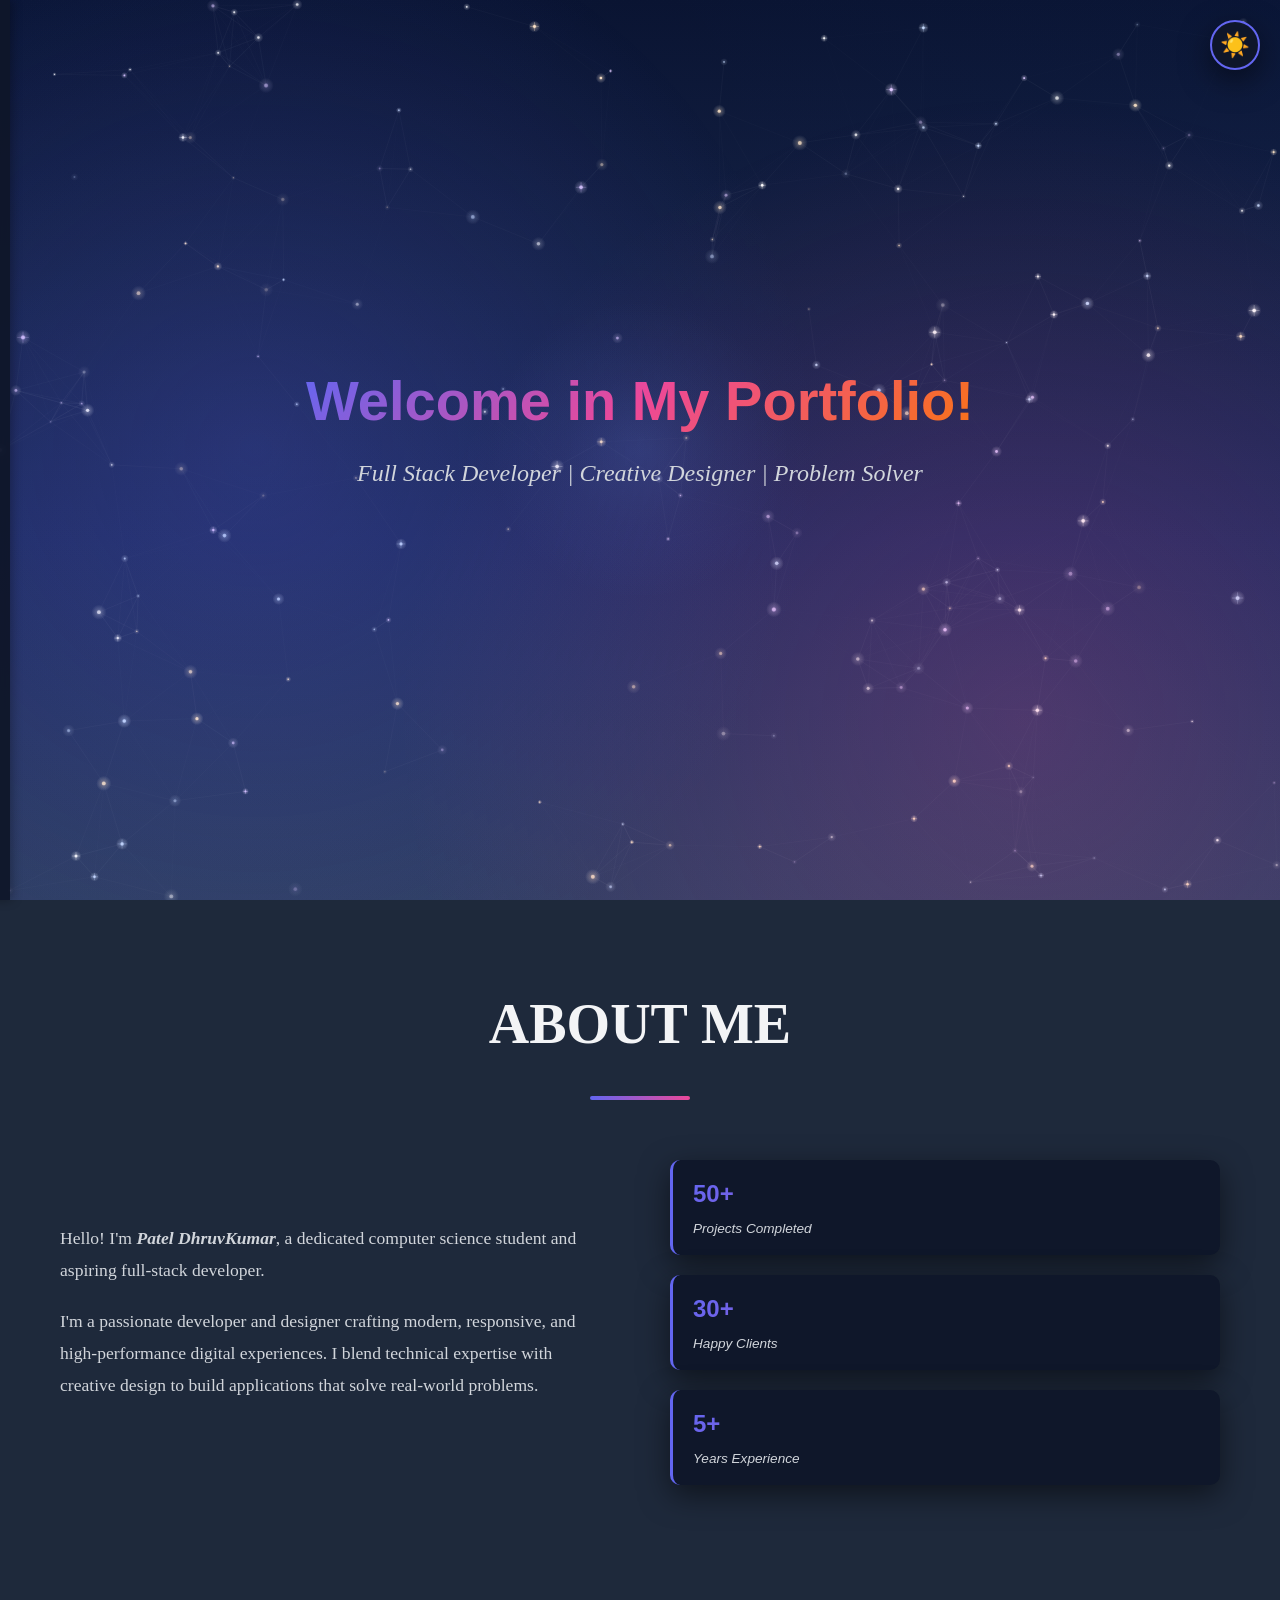
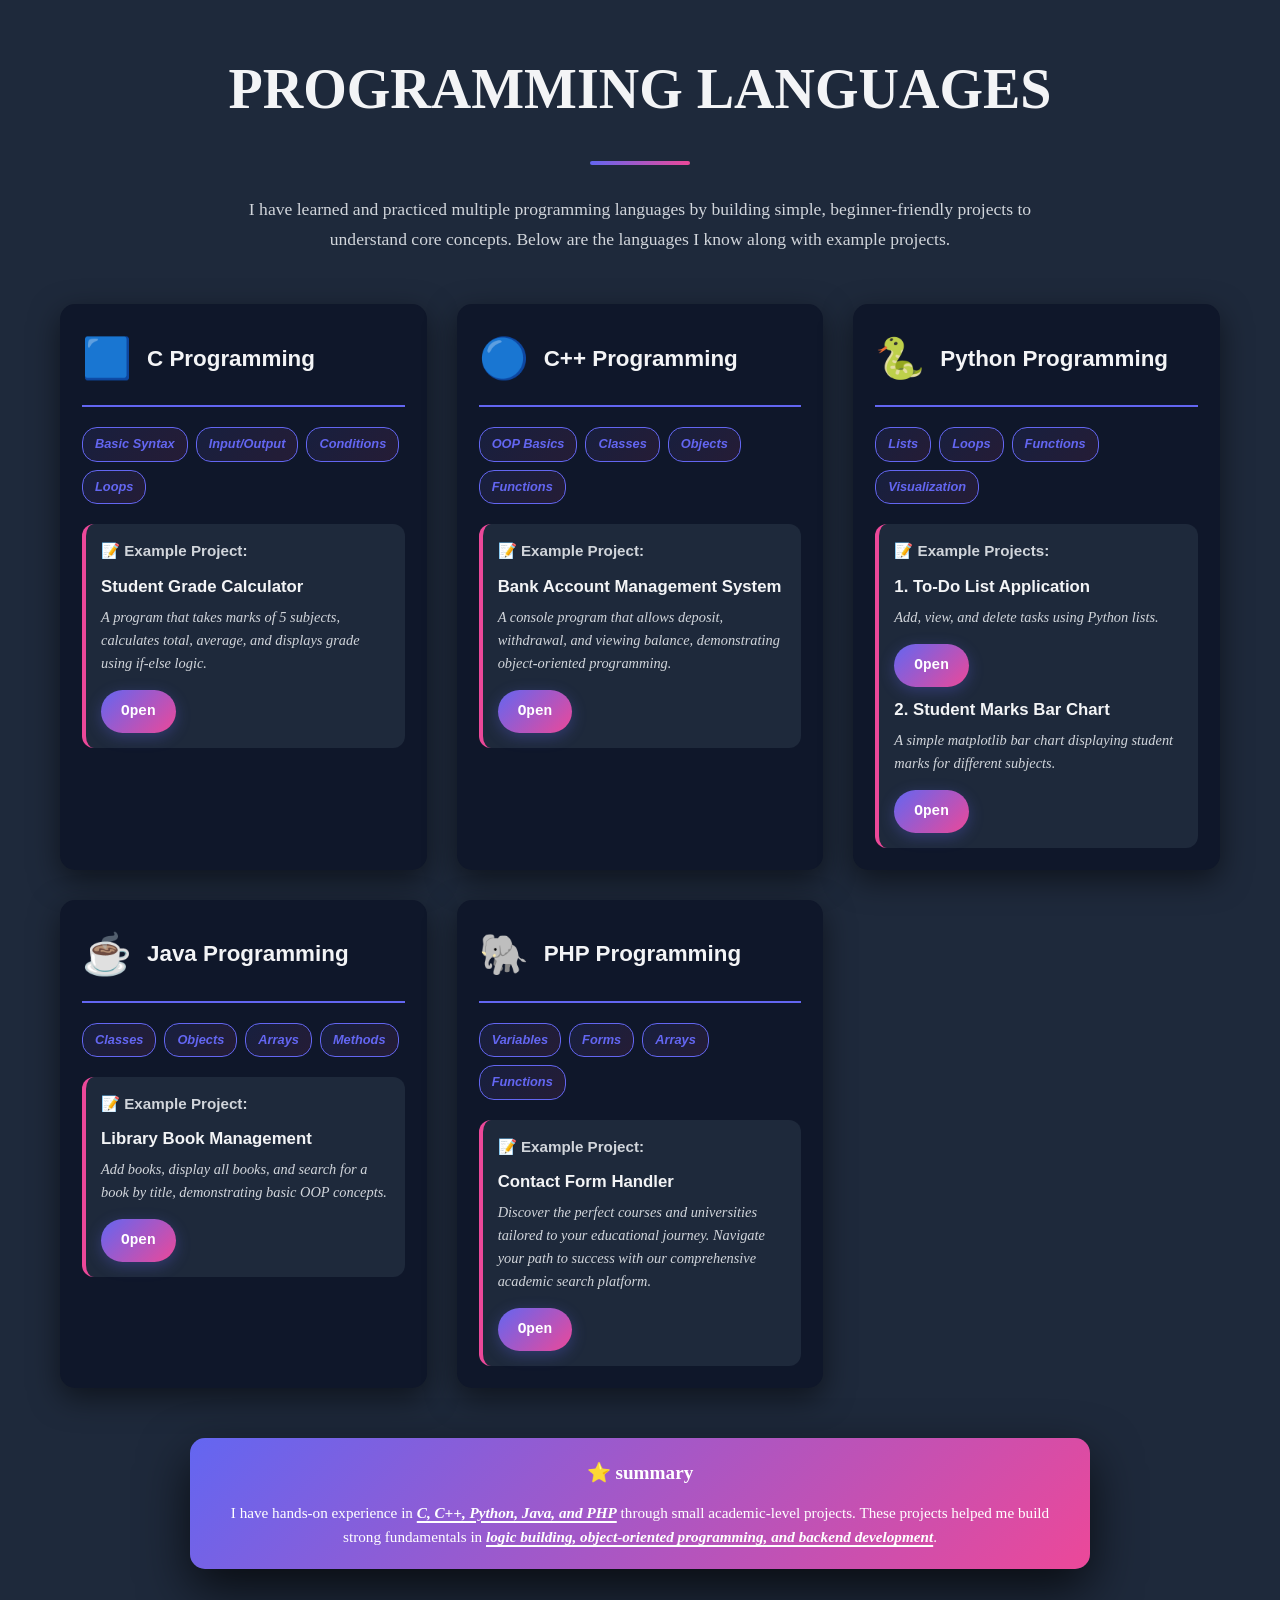
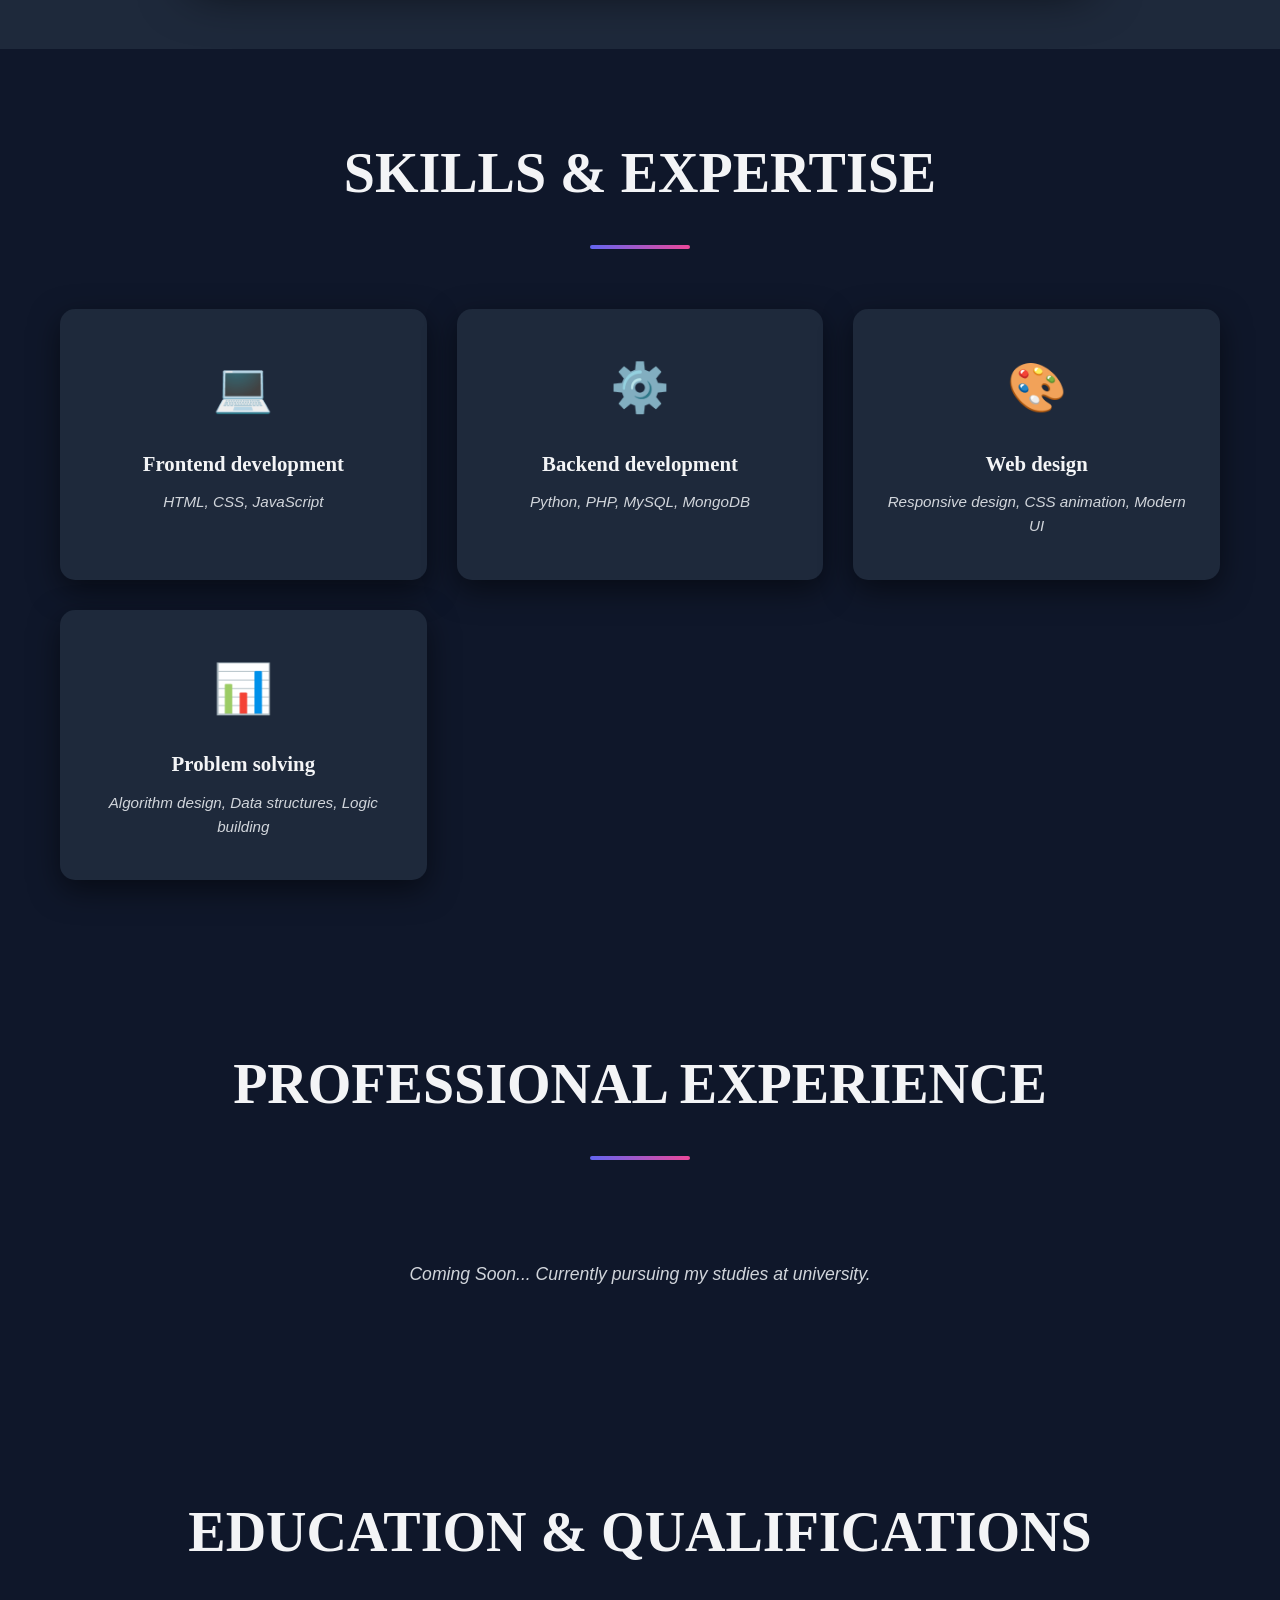
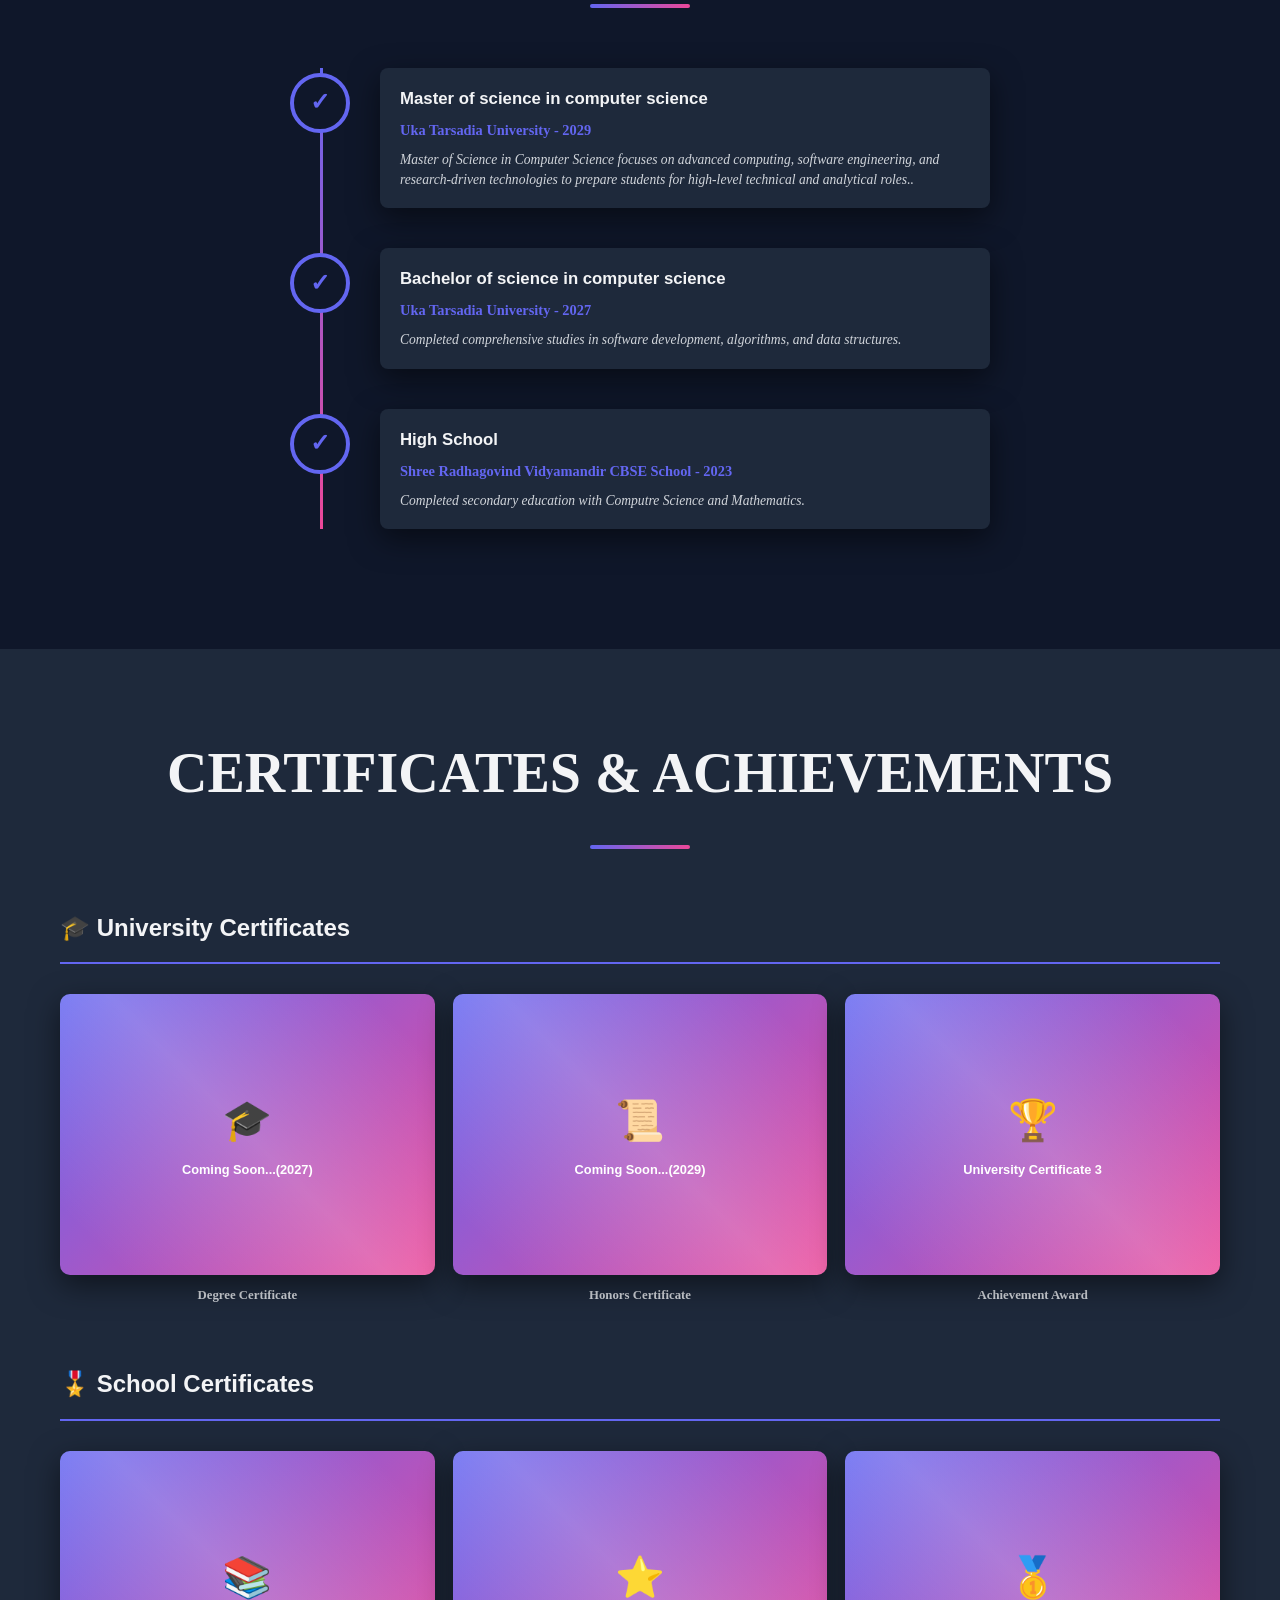
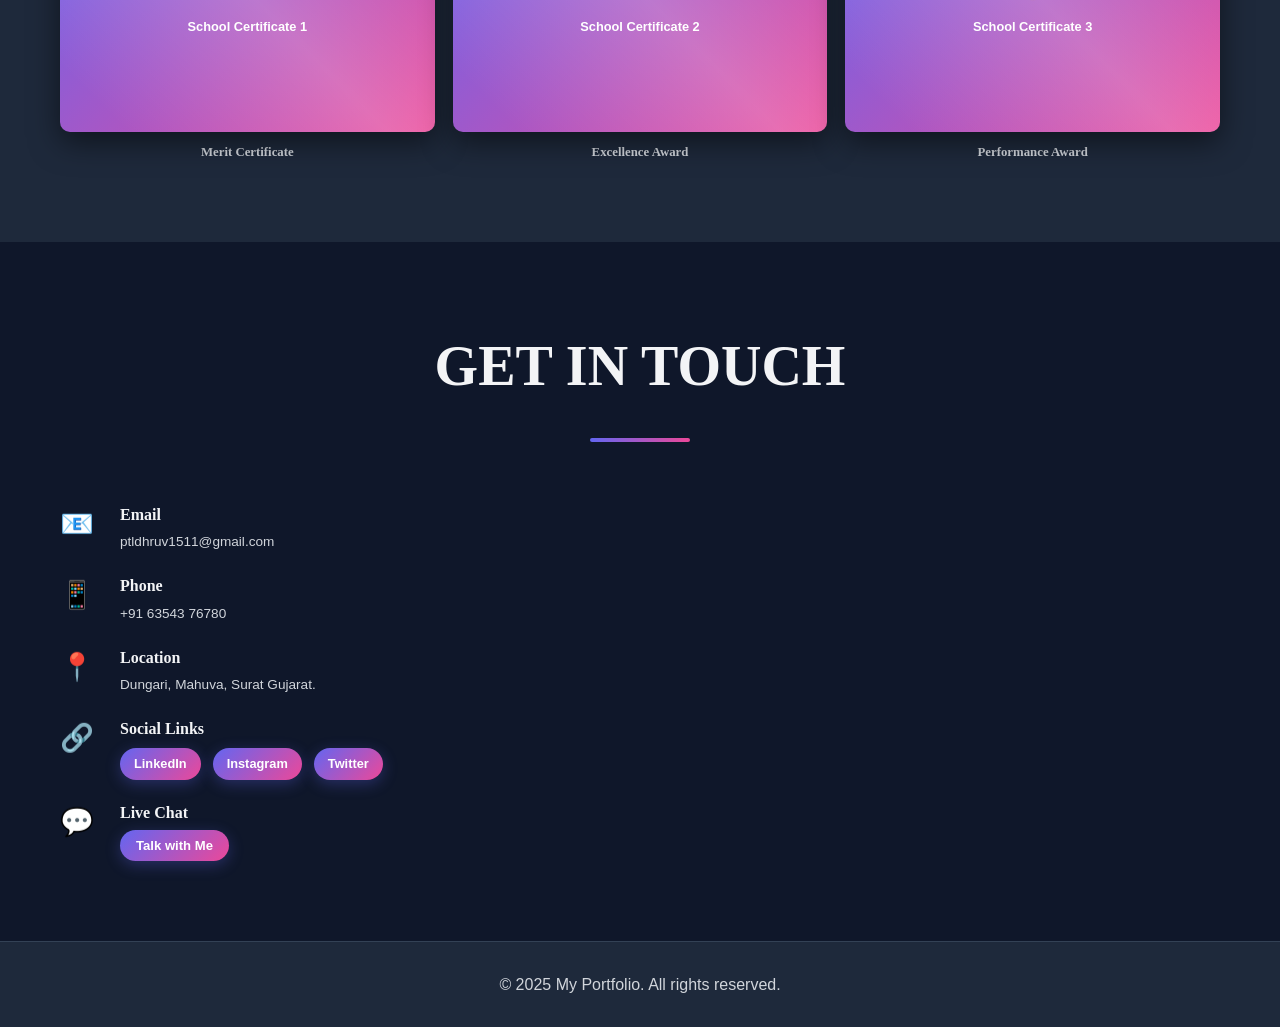
<file: index.html>
<!DOCTYPE html>
<html lang="en" data-theme="dark">
<head>
    <meta charset="UTF-8">
    <meta name="viewport" content="width=device-width, initial-scale=1.0">
    <title>Dhruv`s Repository</title>
    <link rel="stylesheet" href="index.css">
</head>
<body>
    <!-- Background Canvas -->
    <canvas id="backgroundCanvas"></canvas>
    
    <!-- Theme Toggle -->
    <div class="theme-toggle-container">
        <button class="theme-toggle" id="themeToggle" aria-label="Toggle dark mode">
            <span class="toggle-icon">🌙</span>
        </button>
    </div>

    <!-- Navigation -->
    <nav class="navbar">
        <div class="nav-container">
            <div class="logo">Portfolio</div>
            <ul class="nav-menu">
                <li><a href="#home" class="nav-link">Home</a></li>
                <li><a href="#about" class="nav-link">About</a></li>
                <li><a href="#programming" class="nav-link">Languages</a></li>
                <li><a href="#skills" class="nav-link">Skills</a></li>
                <li><a href="#experience" class="nav-link">Experience</a></li>
                <li><a href="#education" class="nav-link">Education</a></li>
                <li><a href="#certificates" class="nav-link">Certificates</a></li>
                <li><a href="#contact" class="nav-link">Contact</a></li>
            </ul>
        </div>
    </nav>

    <!-- Hero Section -->
    <section id="home" class="hero">
        <div class="hero-content">
            <h1 class="hero-title">Welcome in My Portfolio!</h1>
            <p class="hero-subtitle">Full Stack Developer | Creative Designer | Problem Solver</p>
        </div>
    </section>

    <!-- About Section -->
    <section id="about" class="about">
        <div class="section-container">
            <h2 class="section-title">About Me</h2>
            <div class="about-content">
                <div class="about-text">
                    <p>Hello! I'm <i><b>Patel DhruvKumar</b></i>, a dedicated computer science student and aspiring full-stack developer.
                    </p>

                    <p>
                        I'm a passionate developer and designer crafting modern, responsive, and high-performance digital experiences. 
                        I blend technical expertise with creative design to build applications that solve real-world problems.
                    </p>
                </div>
                <div class="about-stats">
                    <div class="stat-box">
                        <h3>50+</h3>
                        <p>Projects Completed</p>
                    </div>
                    <div class="stat-box">
                        <h3>30+</h3>
                        <p>Happy Clients</p>
                    </div>
                    <div class="stat-box">
                        <h3>5+</h3>
                        <p>Years Experience</p>
                    </div>
                </div>
            </div>
        </div>
    </section>

    <!-- Programming Languages Section -->
    <section id="programming" class="programming-languages">
        <div class="section-container">
            <h2 class="section-title">Programming Languages</h2>
            <p class="section-subtitle">
                I have learned and practiced multiple programming languages by building simple, beginner-friendly projects 
                to understand core concepts. Below are the languages I know along with example projects.
            </p>
            
            <div class="programming-grid">
                <!-- C Programming -->
                <div class="language-card">
                    <div class="language-header">
                        <div class="language-icon">🟦</div>
                        <h3>C Programming</h3>
                    </div>
                    <div class="language-skills">
                        <span class="skill-badge">Basic Syntax</span>
                        <span class="skill-badge">Input/Output</span>
                        <span class="skill-badge">Conditions</span>
                        <span class="skill-badge">Loops</span>
                    </div>
                    <div class="project-example">
                        <h4>📝 Example Project:</h4>
                        <p class="project-title">Student Grade Calculator</p>
                        <p class="project-desc">
                            A program that takes marks of 5 subjects, calculates total, average, and displays 
                            grade using if-else logic.
                        </p>
                        <a href="c-grade-calculator.html" class="view-code-btn" target="_blank">Open</a>
                    </div>
                </div>

                <!-- C++ Programming -->
                <div class="language-card">
                    <div class="language-header">
                        <div class="language-icon">🔵</div>
                        <h3>C++ Programming</h3>
                    </div>
                    <div class="language-skills">
                        <span class="skill-badge">OOP Basics</span>
                        <span class="skill-badge">Classes</span>
                        <span class="skill-badge">Objects</span>
                        <span class="skill-badge">Functions</span>
                    </div>
                    <div class="project-example">
                        <h4>📝 Example Project:</h4>
                        <p class="project-title">Bank Account Management System</p>
                        <p class="project-desc">
                            A console program that allows deposit, withdrawal, and viewing balance, 
                            demonstrating object-oriented programming.
                        </p>
                        <a href="cpp-bank-system.html" class="view-code-btn" target="_blank">Open</a>
                    </div>
                </div>

                <!-- Python Programming -->
                <div class="language-card">
                    <div class="language-header">
                        <div class="language-icon">🐍</div>
                        <h3>Python Programming</h3>
                    </div>
                    <div class="language-skills">
                        <span class="skill-badge">Lists</span>
                        <span class="skill-badge">Loops</span>
                        <span class="skill-badge">Functions</span>
                        <span class="skill-badge">Visualization</span>
                    </div>
                    <div class="project-example">
                        <h4>📝 Example Projects:</h4>
                        <p class="project-title">1. To-Do List Application</p>
                        <p class="project-desc">
                            Add, view, and delete tasks using Python lists.
                        </p>
                        <a href="python-todo-list.html" class="view-code-btn" target="_blank">Open</a>
                        <p class="project-title">2. Student Marks Bar Chart</p>
                        <p class="project-desc">
                            A simple matplotlib bar chart displaying student marks for different subjects.
                        </p>
                        <a href="python-chart.html" class="view-code-btn" target="_blank">Open</a>
                    </div>
                </div>

                <!-- Java Programming -->
                <div class="language-card">
                    <div class="language-header">
                        <div class="language-icon">☕</div>
                        <h3>Java Programming</h3>
                    </div>
                    <div class="language-skills">
                        <span class="skill-badge">Classes</span>
                        <span class="skill-badge">Objects</span>
                        <span class="skill-badge">Arrays</span>
                        <span class="skill-badge">Methods</span>
                    </div>
                    <div class="project-example">
                        <h4>📝 Example Project:</h4>
                        <p class="project-title">Library Book Management</p>
                        <p class="project-desc">
                            Add books, display all books, and search for a book by title, 
                            demonstrating basic OOP concepts.
                        </p>
                        <a href="java-library-system.html" class="view-code-btn" target="_blank">Open</a>
                    </div>
                </div>

                <!-- PHP Programming -->
                <div class="language-card">
                    <div class="language-header">
                        <div class="language-icon">🐘</div>
                        <h3>PHP Programming</h3>
                    </div>
                    <div class="language-skills">
                        <span class="skill-badge">Variables</span>
                        <span class="skill-badge">Forms</span>
                        <span class="skill-badge">Arrays</span>
                        <span class="skill-badge">Functions</span>
                    </div>
                    <div class="project-example">
                        <h4>📝 Example Project:</h4>
                        <p class="project-title">Contact Form Handler</p>
                        <p class="project-desc">
                            Discover the perfect courses and universities tailored to your educational journey. Navigate your path to success with our comprehensive academic search platform.
                        </p>
                        <a href="https://vidhyasetu.xo.je" class="view-code-btn" target="_blank">Open</a>
                    </div>
                </div>
            </div>

            <!-- Summary Box -->
            <div class="programming-summary">
                <h3>⭐ summary</h3>
                <p>
                    I have hands-on experience in <strong><i>C, C++, Python, Java, and PHP</i></strong> through small 
                    academic-level projects. These projects helped me build strong fundamentals in 
                    <strong><i>logic building, object-oriented programming, and backend development</i></strong>.
                </p>
            </div>
        </div>
    </section>

    <!-- Skills Section -->
    <section id="skills" class="skills">
        <div class="section-container">
            <h2 class="section-title">Skills & expertise</h2>
            <div class="skills-grid">
                <div class="skill-card">
                    <div class="skill-icon">💻</div>
                    <h3>Frontend development</h3>
                    <p>HTML, CSS, JavaScript</p>
                </div>
                <div class="skill-card">
                    <div class="skill-icon">⚙️</div>
                    <h3>Backend development</h3>
                    <p>Python, PHP, MySQL, MongoDB</p>
                </div>
                <div class="skill-card">
                    <div class="skill-icon">🎨</div>
                    <h3>Web design</h3>
                    <p>Responsive design, CSS animation, Modern UI</p>
                </div>
                <div class="skill-card">
                    <div class="skill-icon">📊</div>
                    <h3>Problem solving</h3>
                    <p>Algorithm design, Data structures, Logic building</p>
                </div>
            </div>
        </div>
    </section>

    <!-- Experience Section -->
    <section id="experience" class="experience">
        <div class="section-container">
            <h2 class="section-title">Professional Experience</h2>
            <div class="experience-container">
                <p style="text-align: center; color: var(--text-secondary); font-size: 1.1rem; padding: 40px 20px; font-style: italic;">
                    Coming Soon... Currently pursuing my studies at university.
                </p>
            </div>
        </div>
    </section>

    <!-- Education Section -->
    <section id="education" class="education">
        <div class="section-container">
            <h2 class="section-title">Education & qualifications</h2>
            <div class="education-timeline">
                <div class="timeline-item">
                    <div class="timeline-marker"></div>
                    <div class="timeline-content">
                        <h3>Master of science in computer science</h3>
                        <p class="institution">Uka Tarsadia University - 2029</p>
                        <p class="description">Master of Science in Computer Science focuses on advanced computing, software engineering, and research-driven technologies to prepare students for high-level technical and analytical roles..</p>
                    </div>
                </div>

                <div class="timeline-item">
                    <div class="timeline-marker"></div>
                    <div class="timeline-content">
                        <h3>Bachelor of science in computer science</h3>
                        <p class="institution">Uka Tarsadia University - 2027</p>
                        <p class="description">Completed comprehensive studies in software development, algorithms, and data structures.</p>
                    </div>
                </div>

                <div class="timeline-item">
                    <div class="timeline-marker"></div>
                    <div class="timeline-content">
                        <h3>High School</h3>
                        <p class="institution">Shree Radhagovind Vidyamandir CBSE School - 2023</p>
                        <p class="description">Completed secondary education with Computre Science and Mathematics.</p>
                    </div>
                </div>
            </div>
        </div>
    </section>

    <!-- Certificates Section -->
    <section id="certificates" class="certificates">
        <div class="section-container">
            <h2 class="section-title">Certificates & Achievements</h2>
            
            <div class="certificates-wrapper">
                <!-- University Certificates -->
                <div class="certificate-category">
                    <h3 class="category-title">🎓 University Certificates</h3>
                    <div class="certificates-gallery">
                        <div class="certificate-item" data-certificate="university-1">
                            <div class="certificate-placeholder">
                                <div class="placeholder-content">
                                    <span>🎓</span>
                                    <p>Coming Soon...(2027)</p>
                                </div>
                            </div>
                            <p class="certificate-label">Degree Certificate</p>
                        </div>
                        <div class="certificate-item" data-certificate="university-2">
                            <div class="certificate-placeholder">
                                <div class="placeholder-content">
                                    <span>📜</span>
                                    <p>Coming Soon...(2029)</p>
                                </div>
                            </div>
                            <p class="certificate-label">Honors Certificate</p>
                        </div>
                        <div class="certificate-item" data-certificate="university-3">
                            <div class="certificate-placeholder">
                                <div class="placeholder-content">
                                    <span>🏆</span>
                                    <p>University Certificate 3</p>
                                </div>
                            </div>
                            <p class="certificate-label">Achievement Award</p>
                        </div>
                    </div>
                </div>

                <!-- School Certificates -->
                <div class="certificate-category">
                    <h3 class="category-title">🎖️ School Certificates</h3>
                    <div class="certificates-gallery">
                        <div class="certificate-item" data-certificate="school-1">
                            <div class="certificate-placeholder">
                                <div class="placeholder-content">
                                    <span>📚</span>
                                    <p>School Certificate 1</p>
                                </div>
                            </div>
                            <p class="certificate-label">Merit Certificate</p>
                        </div>
                        <div class="certificate-item" data-certificate="school-2">
                            <div class="certificate-placeholder">
                                <div class="placeholder-content">
                                    <span>⭐</span>
                                    <p>School Certificate 2</p>
                                </div>
                            </div>
                            <p class="certificate-label">Excellence Award</p>
                        </div>
                        <div class="certificate-item" data-certificate="school-3">
                            <div class="certificate-placeholder">
                                <div class="placeholder-content">
                                    <span>🥇</span>
                                    <p>School Certificate 3</p>
                                </div>
                            </div>
                            <p class="certificate-label">Performance Award</p>
                        </div>
                    </div>
                </div>
            </div>
        </div>
    </section>

    <!-- Contact Section -->
    <section id="contact" class="contact">
        <div class="section-container">
            <h2 class="section-title">Get In Touch</h2>
            <div class="contact-content">
                <div class="contact-info">
                    <div class="contact-item">
                        <span class="contact-icon">📧</span>
                        <div>
                            <h4>Email</h4>
                            <p>ptldhruv1511@gmail.com</p>
                        </div>
                    </div>
                    <div class="contact-item">
                        <span class="contact-icon">📱</span>
                        <div>
                            <h4>Phone</h4>
                            <p>+91 63543 76780</p>
                        </div>
                    </div>
                    <div class="contact-item">
                        <span class="contact-icon">📍</span>
                        <div>
                            <h4>Location</h4>
                            <p>Dungari, Mahuva, Surat Gujarat.</p>
                        </div>
                    </div>
                    <div class="contact-item">
                        <span class="contact-icon">🔗</span>
                        <div>
                            <h4>Social Links</h4>
                            <div class="social-links">
                                <a href="#" class="social-link">LinkedIn</a>
                                <a href="https://www.instagram.com/dhulo.ptll1511/?next=%2F&hl=en" class="social-link">Instagram</a>
                                <a href="https://x.com/ptldhruv1511" class="social-link">Twitter</a>
                            </div>
                        </div>
                    </div>
                    <div class="contact-item">
                        <span class="contact-icon">💬</span>
                        <div>
                            <h4>Live Chat</h4>
                            <button class="chat-button" id="openChat">Talk with Me</button>
                        </div>
                    </div>
                </div>
            </div>
        </div>
    </section>

    <!-- Chat Overlay -->
    <div class="chat-overlay" id="chatOverlay"></div>

    <!-- Chat Box -->
    <div class="chat-container" id="chatContainer">
        <div class="chat-header">
            <h3>Chat with Me</h3>
            <button class="chat-close" id="closeChat">×</button>
        </div>
        <div class="chat-messages" id="chatMessages">
            <div class="message bot-message">
                <p>Hi! 👋 I'm here to help. How can I assist you today?</p>
            </div>
        </div>
        <div class="chat-input-container">
            <input type="text" class="chat-input" id="chatInput" placeholder="Type your message...">
            <button class="chat-send" id="chatSend">Send</button>
        </div>
    </div>

    <!-- Footer -->
    <footer class="footer">
        <div class="section-container">
            <p>&copy; 2025 My Portfolio. All rights reserved.</p>
        </div>
    </footer>

    <!-- Certificate Modal -->
    <div class="modal" id="certificateModal">
        <span class="close">&times;</span>
        <img class="modal-content" id="modalImage">
        <div id="caption"></div>
    </div>

    <script src="index.js"></script>
    
    <!-- Chat Initialization Script -->
    <script>
        (function() {
            console.log('Chat initialization script loaded');
            
            var chatInitialized = false;
            
            function setupChat() {
                if (chatInitialized) {
                    console.log('Chat already initialized, skipping...');
                    return;
                }
                
                var chatContainer = document.getElementById('chatContainer');
                var chatOverlay = document.getElementById('chatOverlay');
                var openChatBtn = document.getElementById('openChat');
                var closeChatBtn = document.getElementById('closeChat');
                var chatInput = document.getElementById('chatInput');
                var chatSend = document.getElementById('chatSend');
                var chatMessages = document.getElementById('chatMessages');
                
                console.log('Chat elements:', {
                    chatContainer: !!chatContainer,
                    chatOverlay: !!chatOverlay,
                    openChatBtn: !!openChatBtn,
                    closeChatBtn: !!closeChatBtn
                });
                
                if (!openChatBtn || !chatContainer || !chatOverlay) {
                    console.error('Missing chat elements!');
                    return;
                }
                
                // Mark as initialized before adding listeners
                chatInitialized = true;
                
                // Open chat
                openChatBtn.addEventListener('click', function(e) {
                    e.preventDefault();
                    e.stopPropagation();
                    console.log('CHAT BUTTON CLICKED!');
                    chatContainer.classList.add('active');
                    chatOverlay.classList.add('active');
                    setTimeout(function() {
                        if (chatInput) chatInput.focus();
                    }, 300);
                });
                
                // Close chat
                if (closeChatBtn) {
                    closeChatBtn.addEventListener('click', function() {
                        chatContainer.classList.remove('active');
                        chatOverlay.classList.remove('active');
                    });
                }
                
                if (chatOverlay) {
                    chatOverlay.addEventListener('click', function() {
                        chatContainer.classList.remove('active');
                        chatOverlay.classList.remove('active');
                    });
                }
                
                // Send message
                if (chatSend && chatInput && chatMessages) {
                    function sendMessage() {
                        var message = chatInput.value.trim();
                        if (!message) return;
                        
                        // Add user message
                        var userMsgDiv = document.createElement('div');
                        userMsgDiv.className = 'message user-message';
                        userMsgDiv.innerHTML = '<p>' + message + '</p>';
                        chatMessages.appendChild(userMsgDiv);
                        
                        chatInput.value = '';
                        chatMessages.scrollTop = chatMessages.scrollHeight;
                        
                        // Bot response
                        setTimeout(function() {
                            var botMsgDiv = document.createElement('div');
                            botMsgDiv.className = 'message bot-message';
                            botMsgDiv.innerHTML = '<p>Thanks for your message! I will get back to you soon. 😊</p>';
                            chatMessages.appendChild(botMsgDiv);
                            chatMessages.scrollTop = chatMessages.scrollHeight;
                        }, 1000);
                    }
                    
                    chatSend.addEventListener('click', sendMessage);
                    chatInput.addEventListener('keypress', function(e) {
                        if (e.key === 'Enter') {
                            sendMessage();
                        }
                    });
                }
                
                console.log('Chat setup complete!');
            }
            
            // Run setup immediately
            setTimeout(setupChat, 100);
        })();
    </script>
</body>
</html>
</file>
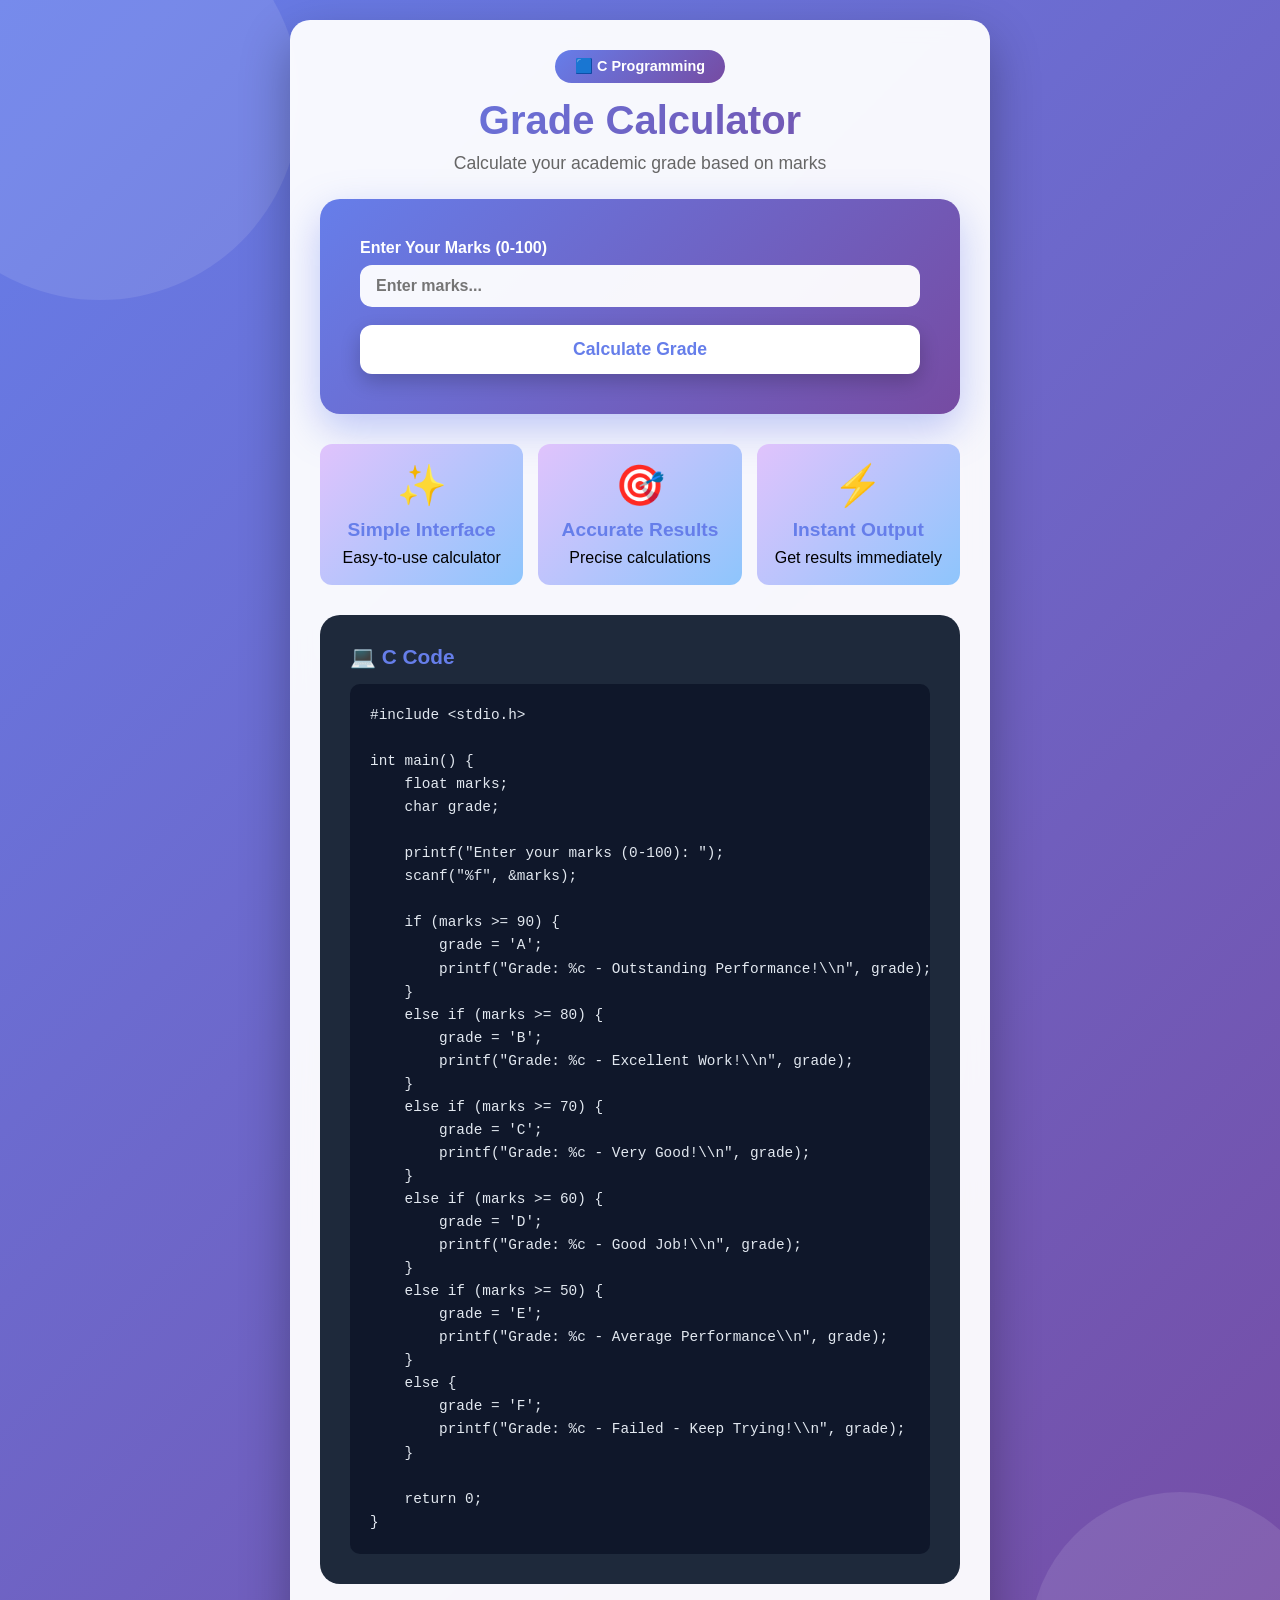
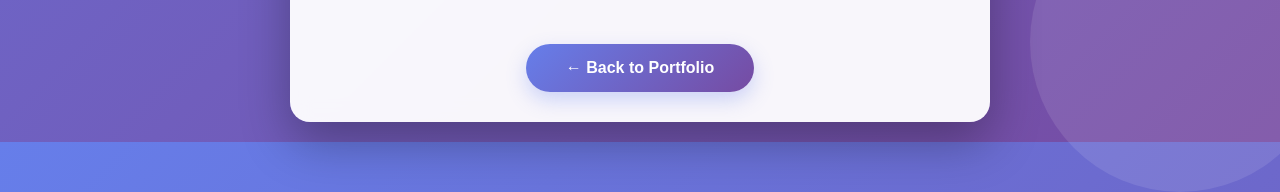
<file: c-grade-calculator.html>
<!DOCTYPE html>
<html lang="en">
<head>
    <meta charset="UTF-8">
    <meta name="viewport" content="width=device-width, initial-scale=1.0">
    <title>C Programming - Grade Calculator</title>
    <style>
        * {
            margin: 0;
            padding: 0;
            box-sizing: border-box;
        }

        body {
            font-family: 'Segoe UI', Tahoma, Geneva, Verdana, sans-serif;
            background: linear-gradient(135deg, #667eea 0%, #764ba2 100%);
            min-height: 100vh;
            display: flex;
            align-items: center;
            justify-content: center;
            padding: 20px;
            position: relative;
            overflow: hidden;
        }

        body::before, body::after {
            content: '';
            position: absolute;
            border-radius: 50%;
            background: rgba(255, 255, 255, 0.1);
            animation: float 20s infinite ease-in-out;
        }

        body::before {
            width: 400px;
            height: 400px;
            top: -100px;
            left: -100px;
        }

        body::after {
            width: 300px;
            height: 300px;
            bottom: -50px;
            right: -50px;
            animation-delay: -10s;
        }

        @keyframes float {
            0%, 100% { transform: translateY(0) rotate(0deg); }
            50% { transform: translateY(-30px) rotate(180deg); }
        }

        .container {
            max-width: 700px;
            width: 100%;
            background: rgba(255, 255, 255, 0.95);
            backdrop-filter: blur(10px);
            border-radius: 20px;
            padding: 30px;
            box-shadow: 0 20px 50px rgba(0, 0, 0, 0.3);
            position: relative;
            z-index: 1;
        }

        .header {
            text-align: center;
            margin-bottom: 25px;
        }

        .language-tag {
            display: inline-block;
            background: linear-gradient(135deg, #667eea, #764ba2);
            color: white;
            padding: 8px 20px;
            border-radius: 20px;
            font-size: 0.9rem;
            font-weight: 600;
            margin-bottom: 15px;
        }

        .header h1 {
            color: #667eea;
            font-size: 2.5rem;
            margin-bottom: 10px;
            font-weight: 800;
            background: linear-gradient(135deg, #667eea, #764ba2);
            background-clip: text;
            -webkit-background-clip: text;
            -webkit-text-fill-color: transparent;
        }

        .header p {
            color: #666;
            font-size: 1.1rem;
        }

        .calculator-box {
            background: linear-gradient(135deg, #667eea 0%, #764ba2 100%);
            border-radius: 20px;
            padding: 40px;
            margin-bottom: 30px;
            box-shadow: 0 15px 40px rgba(102, 126, 234, 0.4);
        }

        .input-group {
            margin-bottom: 18px;
        }

        .input-group label {
            display: block;
            color: white;
            font-weight: 600;
            margin-bottom: 8px;
            font-size: 1rem;
        }

        .input-group input {
            width: 100%;
            padding: 12px 16px;
            border: none;
            border-radius: 12px;
            font-size: 1rem;
            background: rgba(255, 255, 255, 0.95);
            transition: all 0.3s;
            font-weight: 600;
        }

        .input-group input:focus {
            outline: none;
            transform: translateY(-2px);
            box-shadow: 0 8px 20px rgba(0, 0, 0, 0.2);
        }

        .calculate-btn {
            width: 100%;
            padding: 14px;
            background: white;
            color: #667eea;
            border: none;
            border-radius: 12px;
            font-size: 1.1rem;
            font-weight: 700;
            cursor: pointer;
            transition: all 0.3s;
            box-shadow: 0 8px 20px rgba(0, 0, 0, 0.2);
        }

        .calculate-btn:hover {
            transform: translateY(-3px);
            box-shadow: 0 12px 30px rgba(0, 0, 0, 0.3);
        }

        .result-box {
            background: linear-gradient(135deg, #f093fb 0%, #f5576c 100%);
            border-radius: 20px;
            padding: 30px;
            text-align: center;
            display: none;
            animation: slideIn 0.5s ease;
        }

        @keyframes slideIn {
            from { opacity: 0; transform: translateY(20px); }
            to { opacity: 1; transform: translateY(0); }
        }

        .result-box h2 {
            color: white;
            font-size: 1.5rem;
            margin-bottom: 12px;
        }

        .grade-display {
            font-size: 3.5rem;
            font-weight: 900;
            color: white;
            text-shadow: 0 5px 15px rgba(0, 0, 0, 0.3);
            margin: 15px 0;
        }

        .percentage {
            font-size: 1.2rem;
            color: white;
            margin-bottom: 8px;
        }

        .features {
            display: grid;
            grid-template-columns: repeat(auto-fit, minmax(200px, 1fr));
            gap: 15px;
            margin-top: 20px;
        }

        .feature-card {
            background: linear-gradient(135deg, #e0c3fc 0%, #8ec5fc 100%);
            padding: 18px;
            border-radius: 12px;
            text-align: center;
            transition: all 0.3s;
        }

        .feature-card:hover {
            transform: translateY(-5px);
            box-shadow: 0 10px 30px rgba(0, 0, 0, 0.2);
        }

        .feature-card .icon {
            font-size: 2.5rem;
            margin-bottom: 10px;
        }

        .feature-card h3 {
            color: #667eea;
            font-size: 1.2rem;
            margin-bottom: 8px;
        }

        .back-btn {
            display: inline-block;
            margin-top: 30px;
            padding: 15px 40px;
            background: linear-gradient(135deg, #667eea, #764ba2);
            color: white;
            text-decoration: none;
            border-radius: 25px;
            font-weight: 600;
            transition: all 0.3s;
            box-shadow: 0 8px 20px rgba(102, 126, 234, 0.3);
        }

        .back-btn:hover {
            transform: translateY(-3px);
            box-shadow: 0 12px 30px rgba(102, 126, 234, 0.4);
        }

        .code-section {
            background: #1e293b;
            padding: 30px;
            border-radius: 20px;
            margin: 30px 0;
            overflow-x: auto;
        }

        .code-section h3 {
            color: #667eea;
            margin-bottom: 15px;
            font-size: 1.3rem;
        }

        .code-section pre {
            background: #0f172a;
            padding: 20px;
            border-radius: 10px;
            overflow-x: auto;
            color: #e2e8f0;
            line-height: 1.6;
        }

        .code-section code {
            font-family: 'Consolas', 'Monaco', monospace;
            font-size: 0.9rem;
        }

        @media (max-width: 768px) {
            .container { padding: 30px 20px; }
            .header h1 { font-size: 2rem; }
            .grade-display { font-size: 3.5rem; }
        }
    </style>
</head>
<body>
    <div class="container">
        <div class="header">
            <span class="language-tag">🟦 C Programming</span>
            <h1>Grade Calculator</h1>
            <p>Calculate your academic grade based on marks</p>
        </div>

        <div class="calculator-box">
            <div class="input-group">
                <label for="marks">Enter Your Marks (0-100)</label>
                <input type="number" id="marks" placeholder="Enter marks..." min="0" max="100">
            </div>
            <button class="calculate-btn" onclick="calculateGrade()">Calculate Grade</button>
        </div>

        <div class="result-box" id="resultBox">
            <h2>Your Grade</h2>
            <div class="grade-display" id="gradeDisplay">-</div>
            <div class="percentage" id="percentage">-</div>
            <div class="grade-info" id="gradeInfo">-</div>
        </div>

        <div class="features">
            <div class="feature-card">
                <div class="icon">✨</div>
                <h3>Simple Interface</h3>
                <p>Easy-to-use calculator</p>
            </div>
            <div class="feature-card">
                <div class="icon">🎯</div>
                <h3>Accurate Results</h3>
                <p>Precise calculations</p>
            </div>
            <div class="feature-card">
                <div class="icon">⚡</div>
                <h3>Instant Output</h3>
                <p>Get results immediately</p>
            </div>
        </div>

        <div class="code-section">
            <h3>💻 C Code</h3>
            <pre><code>#include &lt;stdio.h&gt;

int main() {
    float marks;
    char grade;
    
    printf("Enter your marks (0-100): ");
    scanf("%f", &marks);
    
    if (marks >= 90) {
        grade = 'A';
        printf("Grade: %c - Outstanding Performance!\\n", grade);
    }
    else if (marks >= 80) {
        grade = 'B';
        printf("Grade: %c - Excellent Work!\\n", grade);
    }
    else if (marks >= 70) {
        grade = 'C';
        printf("Grade: %c - Very Good!\\n", grade);
    }
    else if (marks >= 60) {
        grade = 'D';
        printf("Grade: %c - Good Job!\\n", grade);
    }
    else if (marks >= 50) {
        grade = 'E';
        printf("Grade: %c - Average Performance\\n", grade);
    }
    else {
        grade = 'F';
        printf("Grade: %c - Failed - Keep Trying!\\n", grade);
    }
    
    return 0;
}</code></pre>
        </div>

        <center>
            <a href="index.html" class="back-btn">← Back to Portfolio</a>
        </center>
    </div>

    <script>
        function calculateGrade() {
            const marks = parseFloat(document.getElementById('marks').value);
            const resultBox = document.getElementById('resultBox');
            const gradeDisplay = document.getElementById('gradeDisplay');
            const percentage = document.getElementById('percentage');
            const gradeInfo = document.getElementById('gradeInfo');

            if (isNaN(marks) || marks < 0 || marks > 100) {
                alert('Please enter valid marks between 0 and 100!');
                return;
            }

            let grade, info;

            if (marks >= 90) {
                grade = 'A+';
                info = 'Outstanding Performance! 🌟';
            } else if (marks >= 80) {
                grade = 'A';
                info = 'Excellent Work! 🎉';
            } else if (marks >= 70) {
                grade = 'B+';
                info = 'Very Good! 👍';
            } else if (marks >= 60) {
                grade = 'B';
                info = 'Good Job! ✨';
            } else if (marks >= 50) {
                grade = 'C';
                info = 'Average Performance 📝';
            } else if (marks >= 40) {
                grade = 'D';
                info = 'Need Improvement 📚';
            } else {
                grade = 'F';
                info = 'Failed - Keep Trying! 💪';
            }

            gradeDisplay.textContent = grade;
            percentage.textContent = `${marks}% Marks`;
            gradeInfo.textContent = info;
            resultBox.style.display = 'block';
        }

        document.getElementById('marks').addEventListener('keypress', function(e) {
            if (e.key === 'Enter') calculateGrade();
        });
    </script>
</body>
</html>
</file>
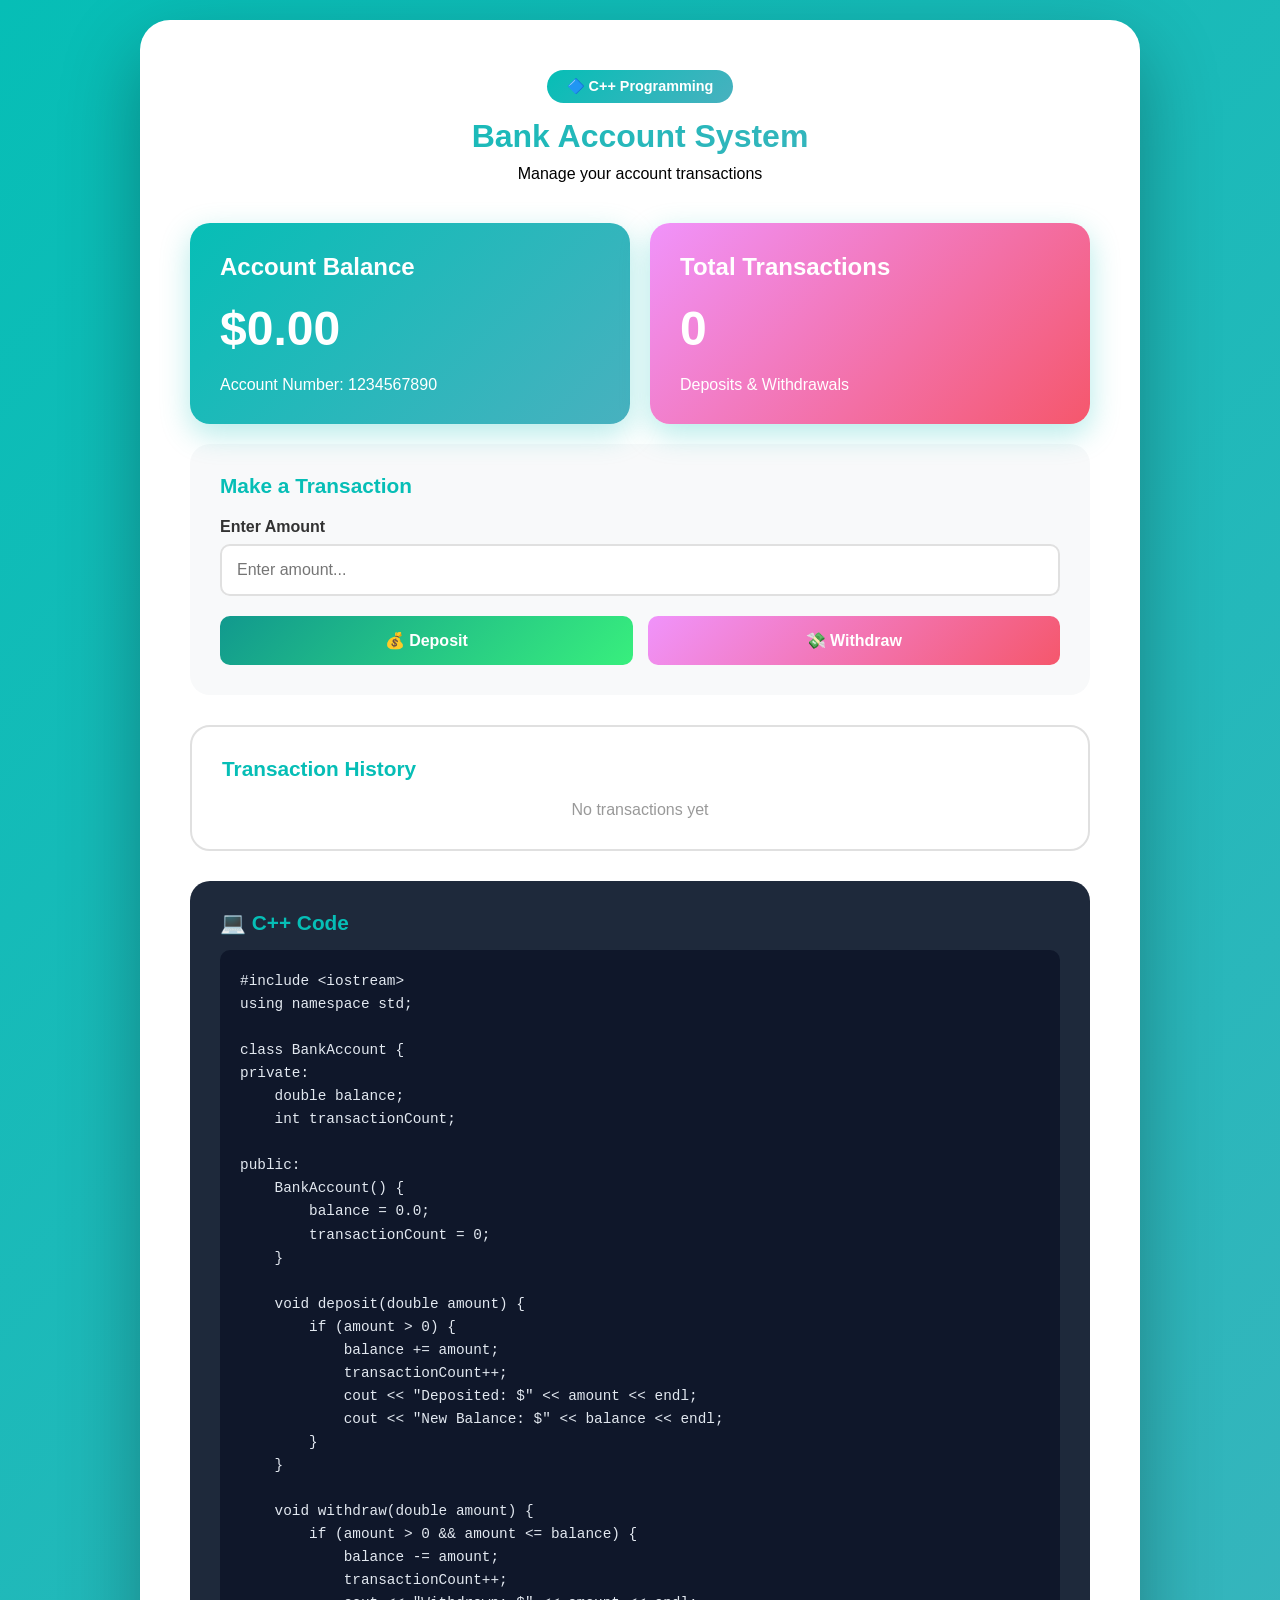
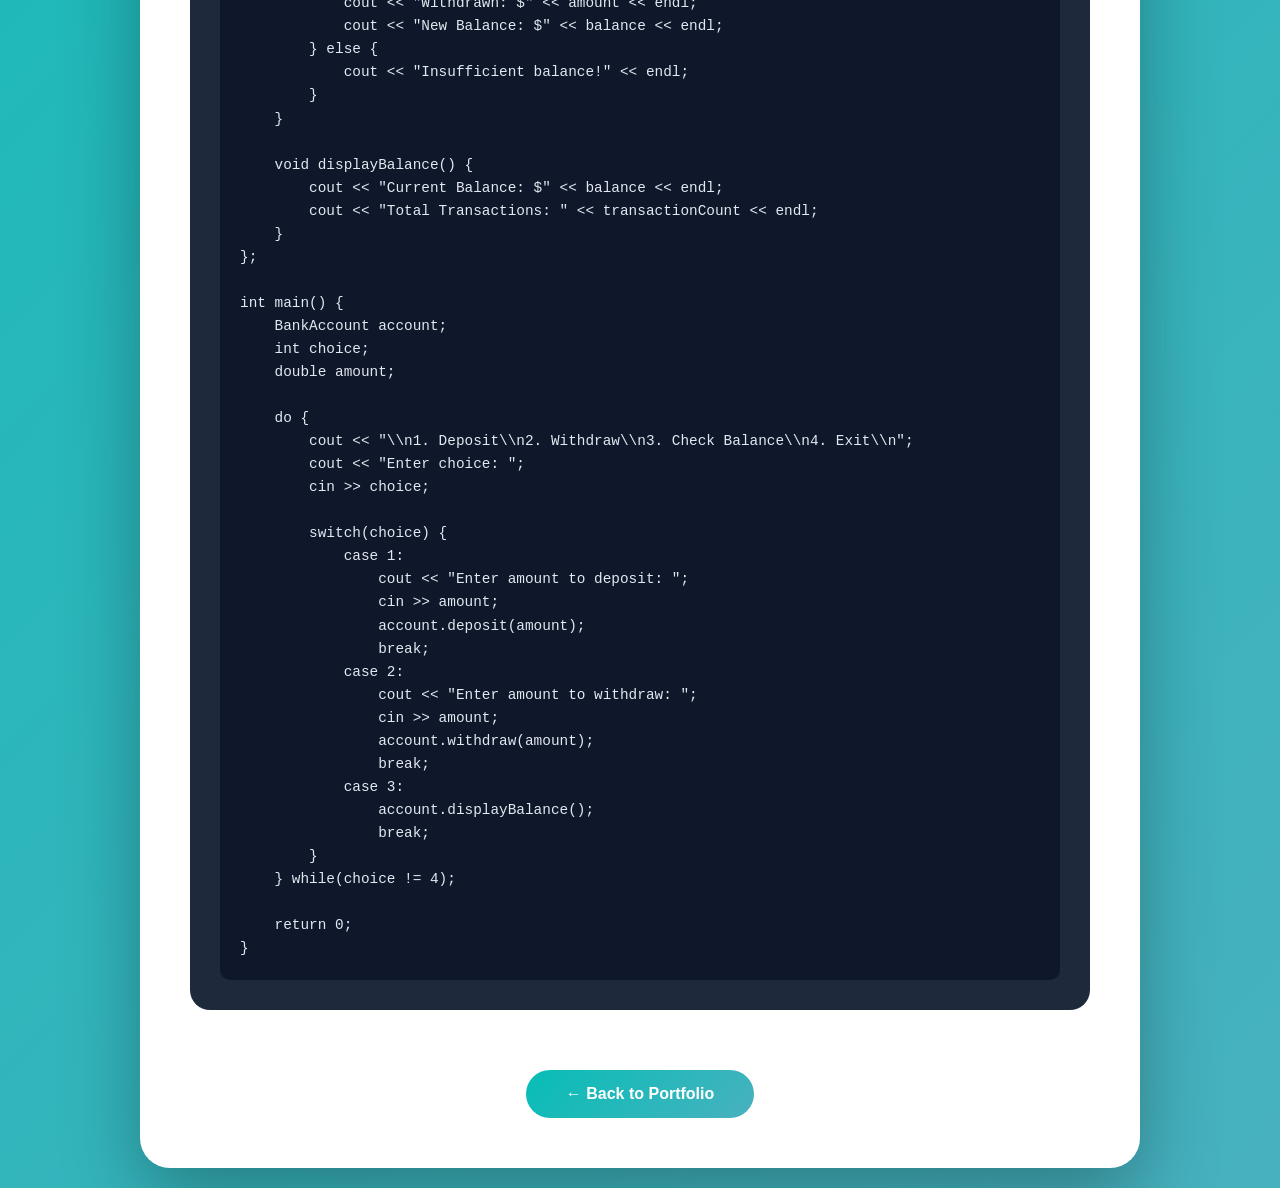
<file: cpp-bank-system.html>
<!DOCTYPE html>
<html lang="en">
<head>
    <meta charset="UTF-8">
    <meta name="viewport" content="width=device-width, initial-scale=1.0">
    <title>C++ - Bank Account System</title>
    <style>
        * {
            margin: 0;
            padding: 0;
            box-sizing: border-box;
        }

        body {
            font-family: 'Segoe UI', Tahoma, Geneva, Verdana, sans-serif;
            background: linear-gradient(135deg, #06beb6 0%, #48b1bf 100%);
            min-height: 100vh;
            padding: 20px;
        }

        .container {
            max-width: 1000px;
            margin: 0 auto;
            background: white;
            border-radius: 30px;
            padding: 50px;
            box-shadow: 0 30px 80px rgba(0, 0, 0, 0.3);
        }

        .header {
            text-align: center;
            margin-bottom: 40px;
        }

        .language-tag {
            display: inline-block;
            background: linear-gradient(135deg, #06beb6, #48b1bf);
            color: white;
            padding: 8px 20px;
            border-radius: 20px;
            font-size: 0.9rem;
            font-weight: 600;
            margin-bottom: 15px;
        }

        .header h1 {
            font-size: 2rem;
            background: linear-gradient(135deg, #06beb6, #48b1bf);
            background-clip: text;
            -webkit-background-clip: text;
            -webkit-text-fill-color: transparent;
            margin-bottom: 10px;
        }

        .account-container {
            display: grid;
            grid-template-columns: 1fr 1fr;
            gap: 20px;
            margin-bottom: 20px;
        }

        .account-card {
            background: linear-gradient(135deg, #06beb6, #48b1bf);
            color: white;
            padding: 30px;
            border-radius: 20px;
            box-shadow: 0 10px 30px rgba(6, 190, 182, 0.3);
        }

        .account-card h2 {
            margin-bottom: 20px;
            font-size: 1.5rem;
        }

        .balance {
            font-size: 3rem;
            font-weight: 900;
            margin: 20px 0;
        }

        .transaction-panel {
            background: #f8f9fa;
            padding: 30px;
            border-radius: 20px;
            margin-bottom: 30px;
        }

        .transaction-panel h3 {
            color: #06beb6;
            margin-bottom: 20px;
            font-size: 1.3rem;
        }

        .input-group {
            margin-bottom: 20px;
        }

        .input-group label {
            display: block;
            color: #333;
            font-weight: 600;
            margin-bottom: 8px;
        }

        .input-group input {
            width: 100%;
            padding: 15px;
            border: 2px solid #e0e0e0;
            border-radius: 10px;
            font-size: 1rem;
            transition: all 0.3s;
        }

        .input-group input:focus {
            outline: none;
            border-color: #06beb6;
        }

        .btn-group {
            display: grid;
            grid-template-columns: 1fr 1fr;
            gap: 15px;
            margin-top: 20px;
        }

        .btn {
            padding: 15px 30px;
            border: none;
            border-radius: 10px;
            font-size: 1rem;
            font-weight: 600;
            cursor: pointer;
            transition: all 0.3s;
        }

        .btn-deposit {
            background: linear-gradient(135deg, #11998e, #38ef7d);
            color: white;
        }

        .btn-withdraw {
            background: linear-gradient(135deg, #f093fb, #f5576c);
            color: white;
        }

        .btn:hover {
            transform: translateY(-3px);
            box-shadow: 0 8px 20px rgba(0, 0, 0, 0.2);
        }

        .history {
            background: white;
            padding: 30px;
            border-radius: 20px;
            border: 2px solid #e0e0e0;
        }

        .history h3 {
            color: #06beb6;
            margin-bottom: 20px;
            font-size: 1.3rem;
        }

        .history-item {
            padding: 15px;
            background: #f8f9fa;
            border-radius: 10px;
            margin-bottom: 10px;
            display: flex;
            justify-content: space-between;
            align-items: center;
        }

        .deposit {
            color: #11998e;
            font-weight: 700;
        }

        .withdraw {
            color: #f5576c;
            font-weight: 700;
        }

        .back-btn {
            display: inline-block;
            margin-top: 30px;
            padding: 15px 40px;
            background: linear-gradient(135deg, #06beb6, #48b1bf);
            color: white;
            text-decoration: none;
            border-radius: 25px;
            font-weight: 600;
            transition: all 0.3s;
        }

        .back-btn:hover {
            transform: translateY(-3px);
            box-shadow: 0 8px 20px rgba(6, 190, 182, 0.3);
        }

        .code-section {
            background: #1e293b;
            padding: 30px;
            border-radius: 20px;
            margin: 30px 0;
            overflow-x: auto;
        }

        .code-section h3 {
            color: #06beb6;
            margin-bottom: 15px;
            font-size: 1.3rem;
        }

        .code-section pre {
            background: #0f172a;
            padding: 20px;
            border-radius: 10px;
            overflow-x: auto;
            color: #e2e8f0;
            line-height: 1.6;
        }

        .code-section code {
            font-family: 'Consolas', 'Monaco', monospace;
            font-size: 0.9rem;
        }

        @media (max-width: 768px) {
            .account-container {
                grid-template-columns: 1fr;
            }
            .btn-group {
                grid-template-columns: 1fr;
            }
        }
    </style>
</head>
<body>
    <div class="container">
        <div class="header">
            <span class="language-tag">🔷 C++ Programming</span>
            <h1>Bank Account System</h1>
            <p>Manage your account transactions</p>
        </div>

        <div class="account-container">
            <div class="account-card">
                <h2>Account Balance</h2>
                <div class="balance" id="balance">$0.00</div>
                <p>Account Number: 1234567890</p>
            </div>
            <div class="account-card" style="background: linear-gradient(135deg, #f093fb, #f5576c);">
                <h2>Total Transactions</h2>
                <div class="balance" id="transactionCount">0</div>
                <p>Deposits & Withdrawals</p>
            </div>
        </div>

        <div class="transaction-panel">
            <h3>Make a Transaction</h3>
            <div class="input-group">
                <label for="amount">Enter Amount</label>
                <input type="number" id="amount" placeholder="Enter amount..." min="0" step="0.01">
            </div>
            <div class="btn-group">
                <button class="btn btn-deposit" onclick="deposit()">💰 Deposit</button>
                <button class="btn btn-withdraw" onclick="withdraw()">💸 Withdraw</button>
            </div>
        </div>

        <div class="history">
            <h3>Transaction History</h3>
            <div id="historyList">
                <p style="text-align: center; color: #999;">No transactions yet</p>
            </div>
        </div>

        <div class="code-section">
            <h3>💻 C++ Code</h3>
            <pre><code>#include &lt;iostream&gt;
using namespace std;

class BankAccount {
private:
    double balance;
    int transactionCount;
    
public:
    BankAccount() {
        balance = 0.0;
        transactionCount = 0;
    }
    
    void deposit(double amount) {
        if (amount > 0) {
            balance += amount;
            transactionCount++;
            cout &lt;&lt; "Deposited: $" &lt;&lt; amount &lt;&lt; endl;
            cout &lt;&lt; "New Balance: $" &lt;&lt; balance &lt;&lt; endl;
        }
    }
    
    void withdraw(double amount) {
        if (amount > 0 && amount &lt;= balance) {
            balance -= amount;
            transactionCount++;
            cout &lt;&lt; "Withdrawn: $" &lt;&lt; amount &lt;&lt; endl;
            cout &lt;&lt; "New Balance: $" &lt;&lt; balance &lt;&lt; endl;
        } else {
            cout &lt;&lt; "Insufficient balance!" &lt;&lt; endl;
        }
    }
    
    void displayBalance() {
        cout &lt;&lt; "Current Balance: $" &lt;&lt; balance &lt;&lt; endl;
        cout &lt;&lt; "Total Transactions: " &lt;&lt; transactionCount &lt;&lt; endl;
    }
};

int main() {
    BankAccount account;
    int choice;
    double amount;
    
    do {
        cout &lt;&lt; "\\n1. Deposit\\n2. Withdraw\\n3. Check Balance\\n4. Exit\\n";
        cout &lt;&lt; "Enter choice: ";
        cin &gt;&gt; choice;
        
        switch(choice) {
            case 1:
                cout &lt;&lt; "Enter amount to deposit: ";
                cin &gt;&gt; amount;
                account.deposit(amount);
                break;
            case 2:
                cout &lt;&lt; "Enter amount to withdraw: ";
                cin &gt;&gt; amount;
                account.withdraw(amount);
                break;
            case 3:
                account.displayBalance();
                break;
        }
    } while(choice != 4);
    
    return 0;
}</code></pre>
        </div>

        <center>
            <a href="index.html" class="back-btn">← Back to Portfolio</a>
        </center>
    </div>

    <script>
        let balance = 0;
        let transactionCount = 0;
        let history = [];

        function updateDisplay() {
            document.getElementById('balance').textContent = `$${balance.toFixed(2)}`;
            document.getElementById('transactionCount').textContent = transactionCount;
        }

        function addHistory(type, amount) {
            const historyList = document.getElementById('historyList');
            if (history.length === 0) {
                historyList.innerHTML = '';
            }

            const item = document.createElement('div');
            item.className = 'history-item';
            const date = new Date().toLocaleString();
            
            item.innerHTML = `
                <div>
                    <div class="${type}">${type === 'deposit' ? '↑' : '↓'} ${type.toUpperCase()}</div>
                    <small>${date}</small>
                </div>
                <div class="${type}">$${amount.toFixed(2)}</div>
            `;
            
            historyList.insertBefore(item, historyList.firstChild);
            history.push({type, amount, date});
        }

        function deposit() {
            const amount = parseFloat(document.getElementById('amount').value);
            
            if (isNaN(amount) || amount <= 0) {
                alert('Please enter a valid amount!');
                return;
            }

            balance += amount;
            transactionCount++;
            addHistory('deposit', amount);
            updateDisplay();
            document.getElementById('amount').value = '';
        }

        function withdraw() {
            const amount = parseFloat(document.getElementById('amount').value);
            
            if (isNaN(amount) || amount <= 0) {
                alert('Please enter a valid amount!');
                return;
            }

            if (amount > balance) {
                alert('Insufficient balance!');
                return;
            }

            balance -= amount;
            transactionCount++;
            addHistory('withdraw', amount);
            updateDisplay();
            document.getElementById('amount').value = '';
        }

        updateDisplay();
    </script>
</body>
</html>
</file>
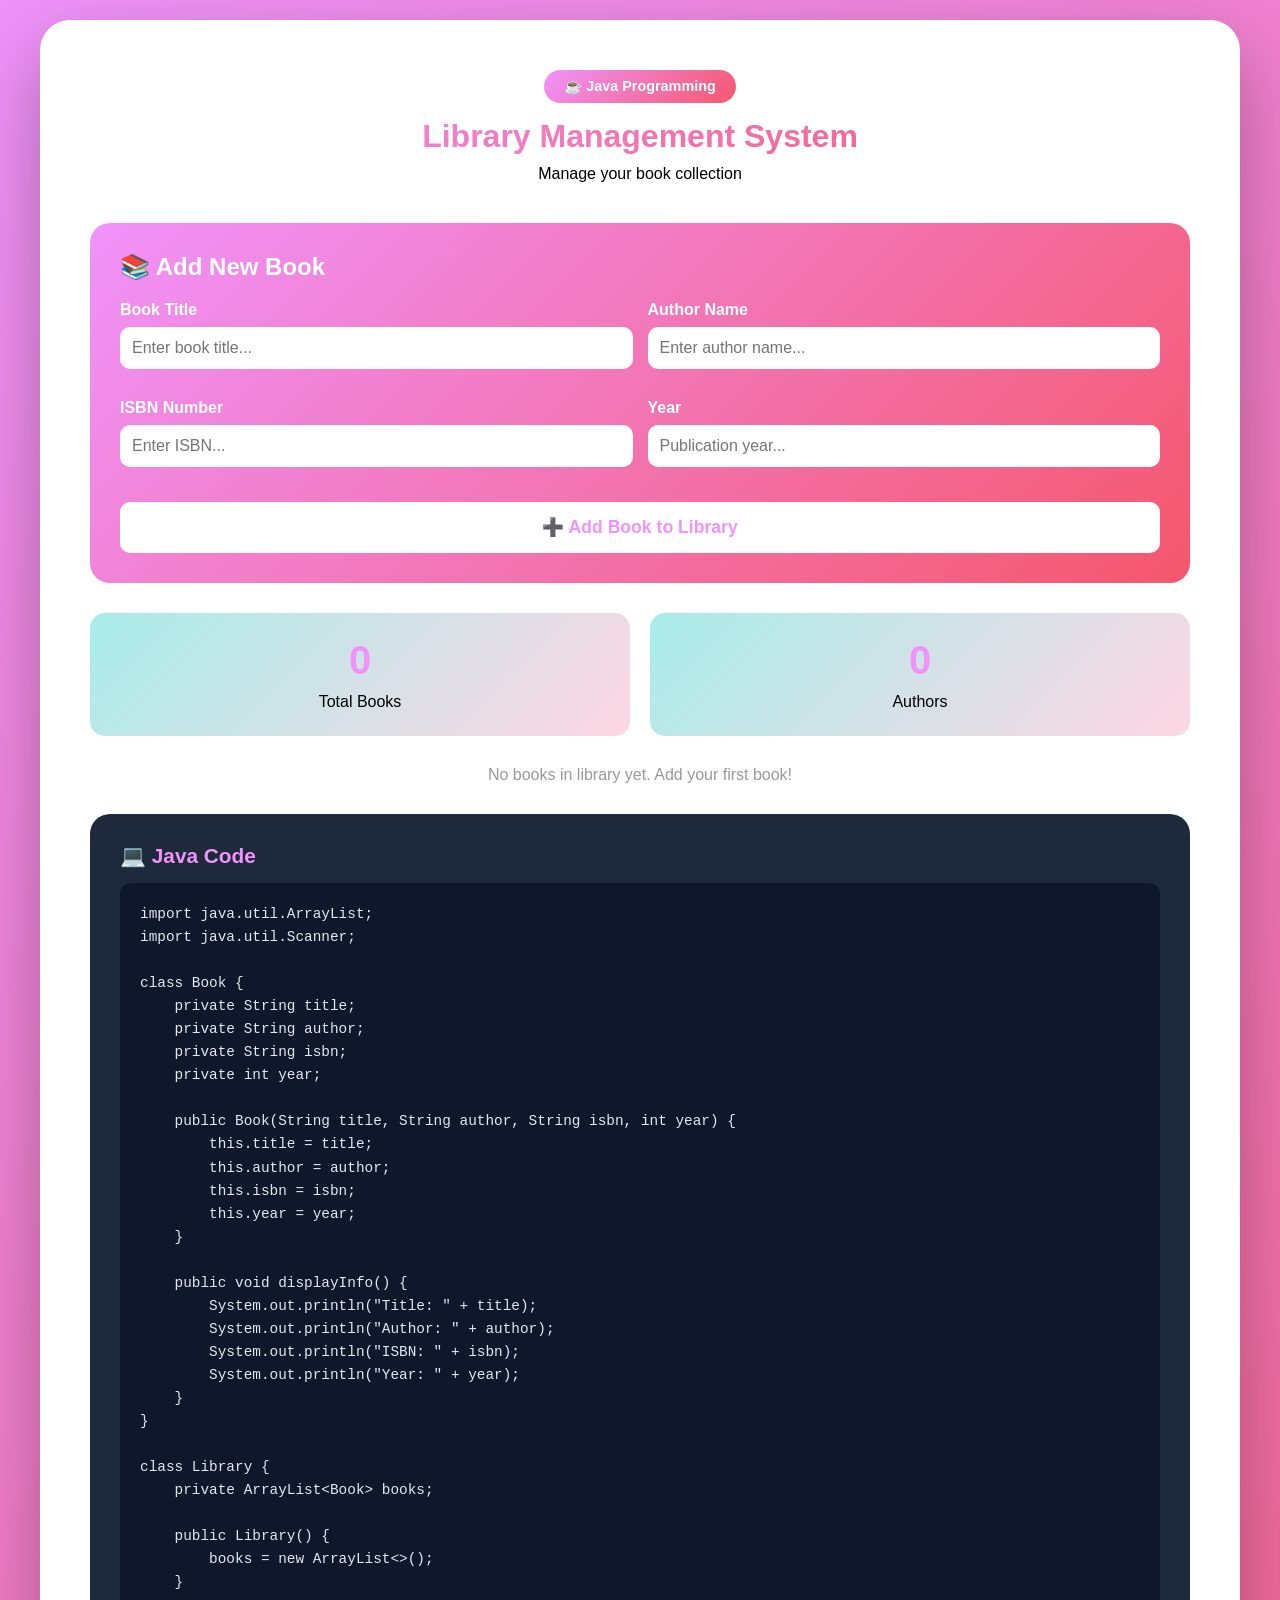
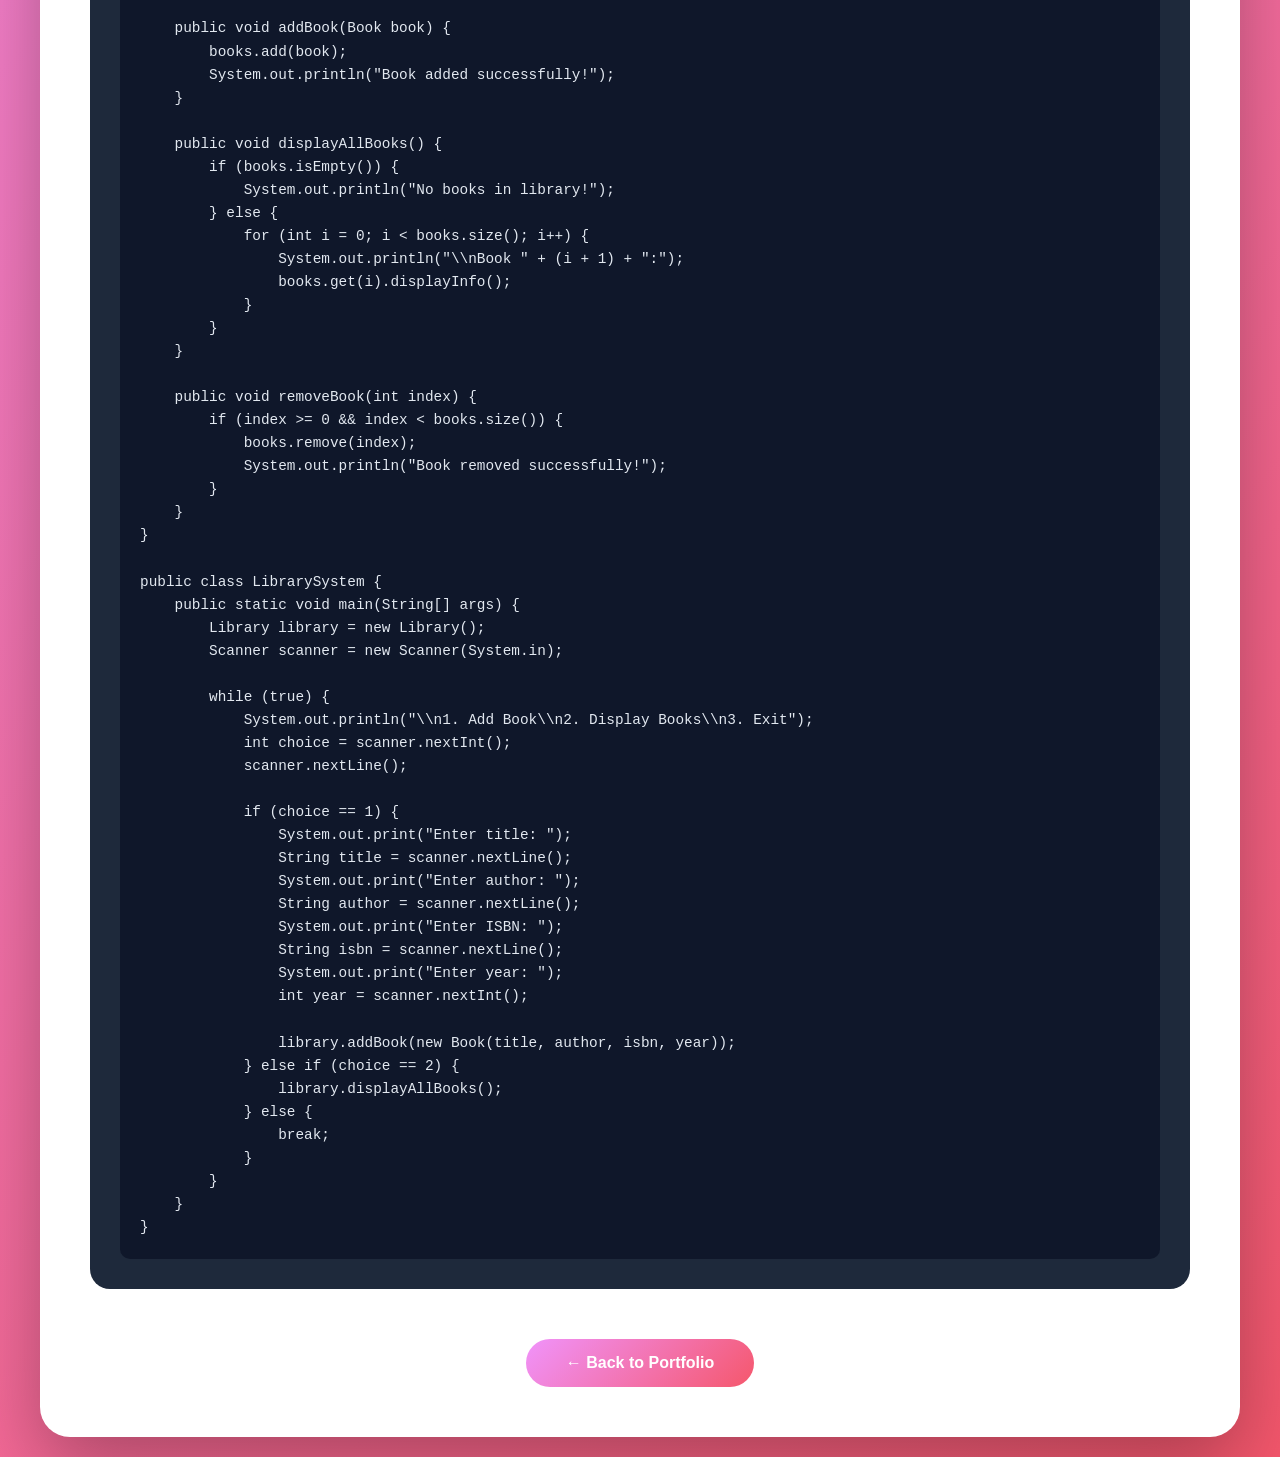
<file: java-library-system.html>
<!DOCTYPE html>
<html lang="en">
<head>
    <meta charset="UTF-8">
    <meta name="viewport" content="width=device-width, initial-scale=1.0">
    <title>Java - Library Management System</title>
    <style>
        * {
            margin: 0;
            padding: 0;
            box-sizing: border-box;
        }

        body {
            font-family: 'Segoe UI', Tahoma, Geneva, Verdana, sans-serif;
            background: linear-gradient(135deg, #f093fb 0%, #f5576c 100%);
            min-height: 100vh;
            padding: 20px;
        }

        .container {
            max-width: 1200px;
            margin: 0 auto;
            background: white;
            border-radius: 30px;
            padding: 50px;
            box-shadow: 0 30px 80px rgba(0, 0, 0, 0.3);
        }

        .header {
            text-align: center;
            margin-bottom: 40px;
        }

        .language-tag {
            display: inline-block;
            background: linear-gradient(135deg, #f093fb, #f5576c);
            color: white;
            padding: 8px 20px;
            border-radius: 20px;
            font-size: 0.9rem;
            font-weight: 600;
            margin-bottom: 15px;
        }

        .header h1 {
            font-size: 2rem;
            background: linear-gradient(135deg, #f093fb, #f5576c);
            background-clip: text;
            -webkit-background-clip: text;
            -webkit-text-fill-color: transparent;
            margin-bottom: 10px;
        }

        .add-book-panel {
            background: linear-gradient(135deg, #f093fb, #f5576c);
            padding: 30px;
            border-radius: 20px;
            margin-bottom: 30px;
            color: white;
        }

        .add-book-panel h3 {
            margin-bottom: 20px;
            font-size: 1.5rem;
        }

        .form-grid {
            display: grid;
            grid-template-columns: 1fr 1fr;
            gap: 15px;
            margin-bottom: 20px;
        }

        .input-group {
            margin-bottom: 15px;
        }

        .input-group label {
            display: block;
            margin-bottom: 8px;
            font-weight: 600;
        }

        .input-group input {
            width: 100%;
            padding: 12px;
            border: none;
            border-radius: 10px;
            font-size: 1rem;
        }

        .add-btn {
            width: 100%;
            padding: 15px;
            background: white;
            color: #f093fb;
            border: none;
            border-radius: 10px;
            font-size: 1.1rem;
            font-weight: 700;
            cursor: pointer;
            transition: all 0.3s;
        }

        .add-btn:hover {
            transform: translateY(-3px);
            box-shadow: 0 8px 20px rgba(0, 0, 0, 0.2);
        }

        .stats {
            display: grid;
            grid-template-columns: repeat(auto-fit, minmax(200px, 1fr));
            gap: 20px;
            margin-bottom: 30px;
        }

        .stat-card {
            background: linear-gradient(135deg, #a8edea, #fed6e3);
            padding: 25px;
            border-radius: 15px;
            text-align: center;
        }

        .stat-card h3 {
            color: #f093fb;
            font-size: 2.5rem;
            margin-bottom: 10px;
        }

        .books-grid {
            display: grid;
            grid-template-columns: repeat(auto-fill, minmax(280px, 1fr));
            gap: 20px;
            margin-bottom: 30px;
        }

        .book-card {
            background: #f8f9fa;
            padding: 25px;
            border-radius: 15px;
            border: 2px solid #e0e0e0;
            transition: all 0.3s;
        }

        .book-card:hover {
            transform: translateY(-5px);
            box-shadow: 0 10px 30px rgba(240, 147, 251, 0.3);
            border-color: #f093fb;
        }

        .book-card h4 {
            color: #f093fb;
            font-size: 1.3rem;
            margin-bottom: 10px;
        }

        .book-info {
            color: #666;
            margin-bottom: 5px;
        }

        .delete-btn {
            margin-top: 15px;
            padding: 10px 20px;
            background: linear-gradient(135deg, #f5576c, #f093fb);
            color: white;
            border: none;
            border-radius: 8px;
            cursor: pointer;
            transition: all 0.3s;
        }

        .delete-btn:hover {
            transform: scale(1.05);
        }

        .back-btn {
            display: inline-block;
            margin-top: 20px;
            padding: 15px 40px;
            background: linear-gradient(135deg, #f093fb, #f5576c);
            color: white;
            text-decoration: none;
            border-radius: 25px;
            font-weight: 600;
            transition: all 0.3s;
        }

        .back-btn:hover {
            transform: translateY(-3px);
            box-shadow: 0 8px 20px rgba(240, 147, 251, 0.3);
        }

        .code-section {
            background: #1e293b;
            padding: 30px;
            border-radius: 20px;
            margin: 30px 0;
            overflow-x: auto;
        }

        .code-section h3 {
            color: #f093fb;
            margin-bottom: 15px;
            font-size: 1.3rem;
        }

        .code-section pre {
            background: #0f172a;
            padding: 20px;
            border-radius: 10px;
            overflow-x: auto;
            color: #e2e8f0;
            line-height: 1.6;
        }

        .code-section code {
            font-family: 'Consolas', 'Monaco', monospace;
            font-size: 0.9rem;
        }

        @media (max-width: 768px) {
            .form-grid {
                grid-template-columns: 1fr;
            }
        }
    </style>
</head>
<body>
    <div class="container">
        <div class="header">
            <span class="language-tag">☕ Java Programming</span>
            <h1>Library Management System</h1>
            <p>Manage your book collection</p>
        </div>

        <div class="add-book-panel">
            <h3>📚 Add New Book</h3>
            <div class="form-grid">
                <div class="input-group">
                    <label>Book Title</label>
                    <input type="text" id="title" placeholder="Enter book title...">
                </div>
                <div class="input-group">
                    <label>Author Name</label>
                    <input type="text" id="author" placeholder="Enter author name...">
                </div>
                <div class="input-group">
                    <label>ISBN Number</label>
                    <input type="text" id="isbn" placeholder="Enter ISBN...">
                </div>
                <div class="input-group">
                    <label>Year</label>
                    <input type="number" id="year" placeholder="Publication year...">
                </div>
            </div>
            <button class="add-btn" onclick="addBook()">➕ Add Book to Library</button>
        </div>

        <div class="stats">
            <div class="stat-card">
                <h3 id="totalBooks">0</h3>
                <p>Total Books</p>
            </div>
            <div class="stat-card">
                <h3 id="authors">0</h3>
                <p>Authors</p>
            </div>
        </div>

        <div id="booksContainer" class="books-grid">
            <p style="text-align: center; color: #999; grid-column: 1/-1;">No books in library yet. Add your first book!</p>
        </div>

        <div class="code-section">
            <h3>💻 Java Code</h3>
            <pre><code>import java.util.ArrayList;
import java.util.Scanner;

class Book {
    private String title;
    private String author;
    private String isbn;
    private int year;
    
    public Book(String title, String author, String isbn, int year) {
        this.title = title;
        this.author = author;
        this.isbn = isbn;
        this.year = year;
    }
    
    public void displayInfo() {
        System.out.println("Title: " + title);
        System.out.println("Author: " + author);
        System.out.println("ISBN: " + isbn);
        System.out.println("Year: " + year);
    }
}

class Library {
    private ArrayList&lt;Book&gt; books;
    
    public Library() {
        books = new ArrayList&lt;&gt;();
    }
    
    public void addBook(Book book) {
        books.add(book);
        System.out.println("Book added successfully!");
    }
    
    public void displayAllBooks() {
        if (books.isEmpty()) {
            System.out.println("No books in library!");
        } else {
            for (int i = 0; i &lt; books.size(); i++) {
                System.out.println("\\nBook " + (i + 1) + ":");
                books.get(i).displayInfo();
            }
        }
    }
    
    public void removeBook(int index) {
        if (index &gt;= 0 && index &lt; books.size()) {
            books.remove(index);
            System.out.println("Book removed successfully!");
        }
    }
}

public class LibrarySystem {
    public static void main(String[] args) {
        Library library = new Library();
        Scanner scanner = new Scanner(System.in);
        
        while (true) {
            System.out.println("\\n1. Add Book\\n2. Display Books\\n3. Exit");
            int choice = scanner.nextInt();
            scanner.nextLine();
            
            if (choice == 1) {
                System.out.print("Enter title: ");
                String title = scanner.nextLine();
                System.out.print("Enter author: ");
                String author = scanner.nextLine();
                System.out.print("Enter ISBN: ");
                String isbn = scanner.nextLine();
                System.out.print("Enter year: ");
                int year = scanner.nextInt();
                
                library.addBook(new Book(title, author, isbn, year));
            } else if (choice == 2) {
                library.displayAllBooks();
            } else {
                break;
            }
        }
    }
}</code></pre>
        </div>

        <center>
            <a href="index.html" class="back-btn">← Back to Portfolio</a>
        </center>
    </div>

    <script>
        let books = [];

        function updateStats() {
            document.getElementById('totalBooks').textContent = books.length;
            const uniqueAuthors = [...new Set(books.map(b => b.author))].length;
            document.getElementById('authors').textContent = uniqueAuthors;
        }

        function displayBooks() {
            const container = document.getElementById('booksContainer');
            
            if (books.length === 0) {
                container.innerHTML = '<p style="text-align: center; color: #999; grid-column: 1/-1;">No books in library yet. Add your first book!</p>';
                return;
            }

            container.innerHTML = '';
            books.forEach((book, index) => {
                const bookCard = document.createElement('div');
                bookCard.className = 'book-card';
                bookCard.innerHTML = `
                    <h4>${book.title}</h4>
                    <div class="book-info">📝 Author: ${book.author}</div>
                    <div class="book-info">🔢 ISBN: ${book.isbn}</div>
                    <div class="book-info">📅 Year: ${book.year}</div>
                    <button class="delete-btn">🗑️ Remove</button>
                `;
                
                const deleteBtn = bookCard.querySelector('.delete-btn');
                deleteBtn.addEventListener('click', () => deleteBook(index));
                
                container.appendChild(bookCard);
            });
        }

        function addBook() {
            const title = document.getElementById('title').value.trim();
            const author = document.getElementById('author').value.trim();
            const isbn = document.getElementById('isbn').value.trim();
            const year = document.getElementById('year').value.trim();

            if (!title || !author || !isbn || !year) {
                alert('Please fill all fields!');
                return;
            }

            books.push({ title, author, isbn, year });
            
            document.getElementById('title').value = '';
            document.getElementById('author').value = '';
            document.getElementById('isbn').value = '';
            document.getElementById('year').value = '';

            displayBooks();
            updateStats();
        }

        function deleteBook(index) {
            if (confirm('Are you sure you want to remove this book?')) {
                books.splice(index, 1);
                displayBooks();
                updateStats();
            }
        }

        updateStats();
    </script>
</body>
</html>
</file>
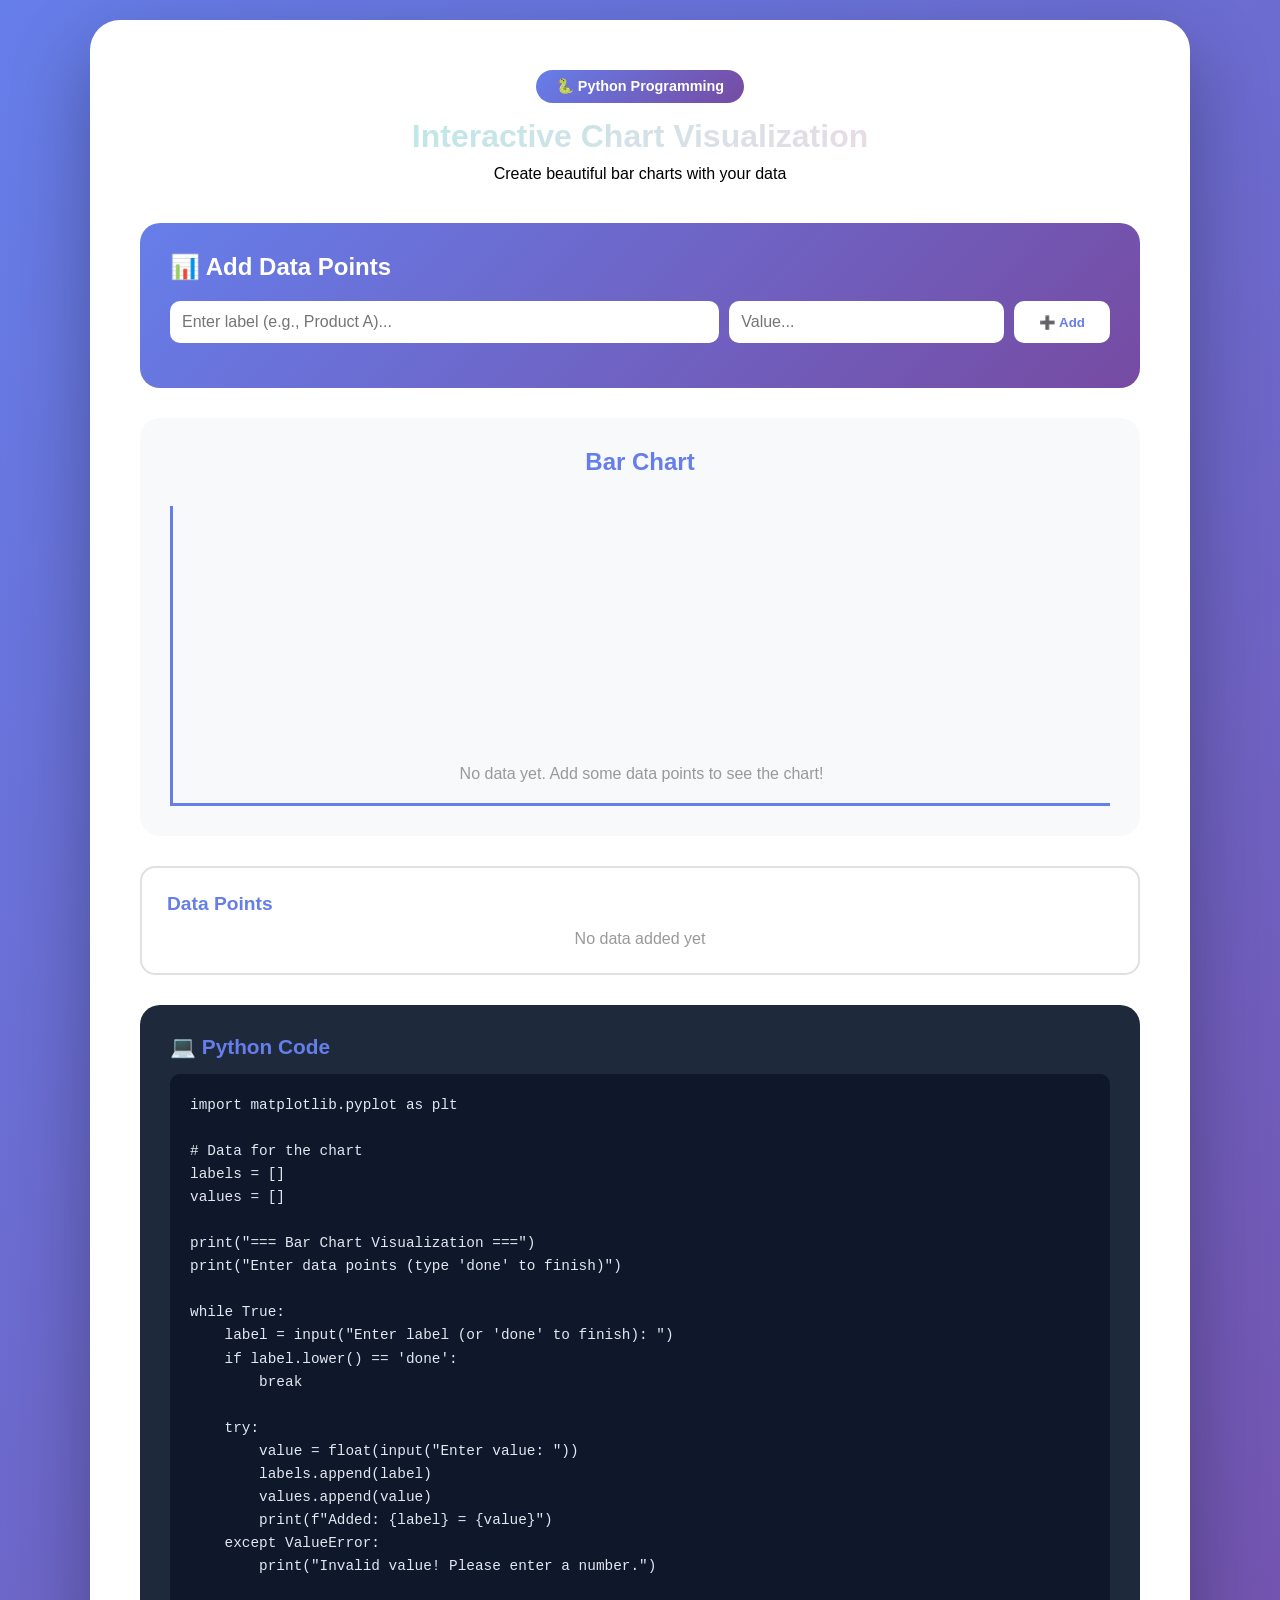
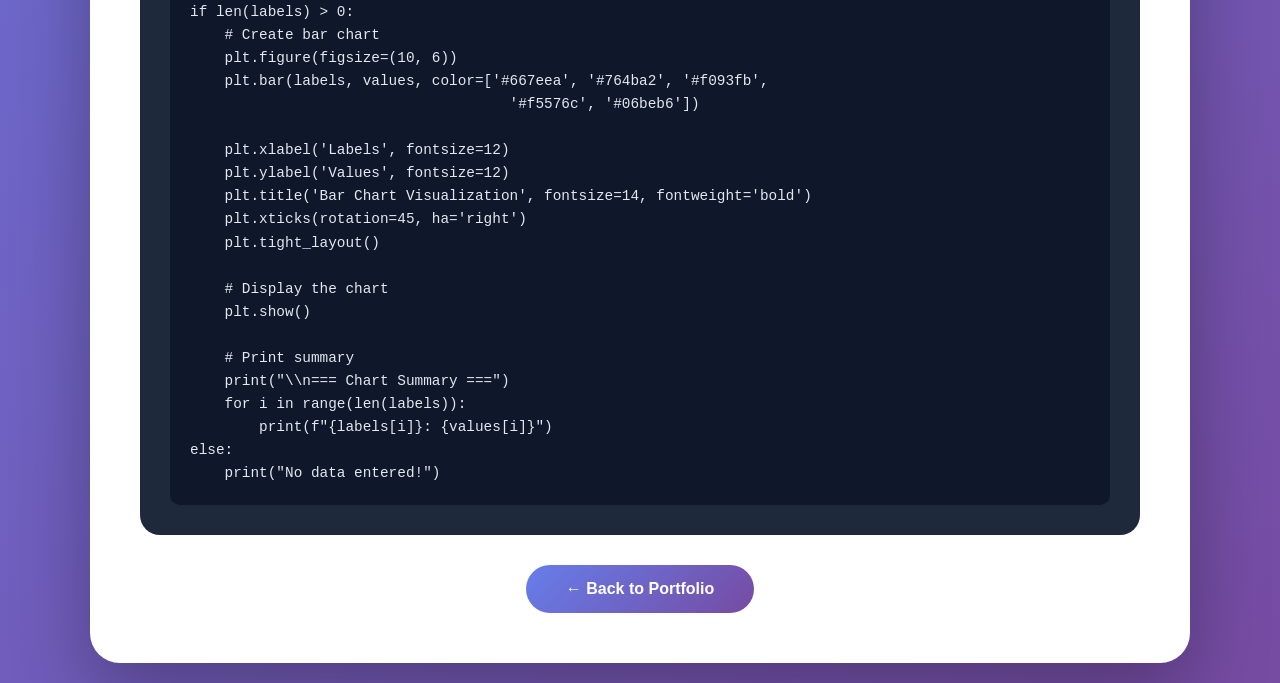
<file: python-chart.html>
<!DOCTYPE html>
<html lang="en">
<head>
    <meta charset="UTF-8">
    <meta name="viewport" content="width=device-width, initial-scale=1.0">
    <title>Python - Chart Visualization</title>
    <style>
        * {
            margin: 0;
            padding: 0;
            box-sizing: border-box;
        }

        body {
            font-family: 'Segoe UI', Tahoma, Geneva, Verdana, sans-serif;
            background: linear-gradient(135deg, #667eea 0%, #764ba2 100%);
            min-height: 100vh;
            padding: 20px;
        }

        .container {
            max-width: 1100px;
            margin: 0 auto;
            background: white;
            border-radius: 30px;
            padding: 50px;
            box-shadow: 0 30px 80px rgba(0, 0, 0, 0.3);
        }

        .header {
            text-align: center;
            margin-bottom: 40px;
        }

        .language-tag {
            display: inline-block;
            background: linear-gradient(135deg, #667eea, #764ba2);
            color: white;
            padding: 8px 20px;
            border-radius: 20px;
            font-size: 0.9rem;
            font-weight: 600;
            margin-bottom: 15px;
        }

        .header h1 {
            font-size: 2rem;
            background: linear-gradient(135deg, #a8edea, #fed6e3);
            background-clip: text;
            -webkit-background-clip: text;
            -webkit-text-fill-color: transparent;
            margin-bottom: 10px;
        }

        .chart-panel {
            background: linear-gradient(135deg, #667eea, #764ba2);
            padding: 30px;
            border-radius: 20px;
            color: white;
            margin-bottom: 30px;
        }

        .chart-panel h3 {
            margin-bottom: 20px;
            font-size: 1.5rem;
        }

        .data-input {
            display: grid;
            grid-template-columns: 2fr 1fr auto;
            gap: 10px;
            margin-bottom: 15px;
        }

        .data-input input {
            padding: 12px;
            border: none;
            border-radius: 10px;
            font-size: 1rem;
        }

        .add-data-btn {
            padding: 12px 25px;
            background: white;
            color: #667eea;
            border: none;
            border-radius: 10px;
            font-weight: 700;
            cursor: pointer;
            transition: all 0.3s;
        }

        .add-data-btn:hover {
            transform: scale(1.05);
        }

        .chart-container {
            background: #f8f9fa;
            padding: 30px;
            border-radius: 20px;
            margin-bottom: 30px;
            min-height: 400px;
        }

        .chart-title {
            text-align: center;
            color: #667eea;
            font-size: 1.5rem;
            margin-bottom: 30px;
            font-weight: 700;
        }

        .bar-chart {
            display: flex;
            align-items: flex-end;
            justify-content: space-around;
            height: 300px;
            padding: 20px;
            border-bottom: 3px solid #667eea;
            border-left: 3px solid #667eea;
        }

        .bar {
            width: 80px;
            background: linear-gradient(to top, #667eea, #764ba2);
            border-radius: 10px 10px 0 0;
            position: relative;
            transition: all 0.3s;
            animation: barGrow 0.8s ease;
        }

        @keyframes barGrow {
            from {
                height: 0;
                opacity: 0;
            }
        }

        .bar:hover {
            transform: scale(1.05);
            box-shadow: 0 5px 20px rgba(102, 126, 234, 0.5);
        }

        .bar-label {
            position: absolute;
            bottom: -30px;
            left: 50%;
            transform: translateX(-50%);
            color: #333;
            font-weight: 600;
            font-size: 0.9rem;
            white-space: nowrap;
        }

        .bar-value {
            position: absolute;
            top: -25px;
            left: 50%;
            transform: translateX(-50%);
            background: #667eea;
            color: white;
            padding: 5px 10px;
            border-radius: 8px;
            font-weight: 700;
            font-size: 0.9rem;
        }

        .data-list {
            background: white;
            padding: 25px;
            border-radius: 15px;
            border: 2px solid #e0e0e0;
            margin-bottom: 30px;
        }

        .data-list h4 {
            color: #667eea;
            margin-bottom: 15px;
            font-size: 1.2rem;
        }

        .data-item {
            display: flex;
            justify-content: space-between;
            padding: 12px;
            background: #f8f9fa;
            margin-bottom: 10px;
            border-radius: 8px;
        }

        .remove-btn {
            background: #f5576c;
            color: white;
            border: none;
            padding: 5px 15px;
            border-radius: 5px;
            cursor: pointer;
            transition: all 0.3s;
        }

        .remove-btn:hover {
            transform: scale(1.1);
        }

        .back-btn {
            display: inline-block;
            padding: 15px 40px;
            background: linear-gradient(135deg, #667eea, #764ba2);
            color: white;
            text-decoration: none;
            border-radius: 25px;
            font-weight: 600;
            transition: all 0.3s;
        }

        .back-btn:hover {
            transform: translateY(-3px);
            box-shadow: 0 8px 20px rgba(102, 126, 234, 0.3);
        }

        .code-section {
            background: #1e293b;
            padding: 30px;
            border-radius: 20px;
            margin: 30px 0;
            overflow-x: auto;
        }

        .code-section h3 {
            color: #667eea;
            margin-bottom: 15px;
            font-size: 1.3rem;
        }

        .code-section pre {
            background: #0f172a;
            padding: 20px;
            border-radius: 10px;
            overflow-x: auto;
            color: #e2e8f0;
            line-height: 1.6;
        }

        .code-section code {
            font-family: 'Consolas', 'Monaco', monospace;
            font-size: 0.9rem;
        }

        @media (max-width: 768px) {
            .data-input {
                grid-template-columns: 1fr;
            }
            .bar {
                width: 60px;
            }
        }
    </style>
</head>
<body>
    <div class="container">
        <div class="header">
            <span class="language-tag">🐍 Python Programming</span>
            <h1>Interactive Chart Visualization</h1>
            <p>Create beautiful bar charts with your data</p>
        </div>

        <div class="chart-panel">
            <h3>📊 Add Data Points</h3>
            <div class="data-input">
                <input type="text" id="label" placeholder="Enter label (e.g., Product A)...">
                <input type="number" id="value" placeholder="Value..." min="0">
                <button class="add-data-btn" onclick="addData()">➕ Add</button>
            </div>
        </div>

        <div class="chart-container">
            <div class="chart-title">Bar Chart</div>
            <div class="bar-chart" id="barChart">
                <p style="text-align: center; color: #999; width: 100%;">No data yet. Add some data points to see the chart!</p>
            </div>
        </div>

        <div class="data-list">
            <h4>Data Points</h4>
            <div id="dataList">
                <p style="text-align: center; color: #999;">No data added yet</p>
            </div>
        </div>

        <div class="code-section">
            <h3>💻 Python Code</h3>
            <pre><code>import matplotlib.pyplot as plt

# Data for the chart
labels = []
values = []

print("=== Bar Chart Visualization ===")
print("Enter data points (type 'done' to finish)")

while True:
    label = input("Enter label (or 'done' to finish): ")
    if label.lower() == 'done':
        break
    
    try:
        value = float(input("Enter value: "))
        labels.append(label)
        values.append(value)
        print(f"Added: {label} = {value}")
    except ValueError:
        print("Invalid value! Please enter a number.")

if len(labels) > 0:
    # Create bar chart
    plt.figure(figsize=(10, 6))
    plt.bar(labels, values, color=['#667eea', '#764ba2', '#f093fb', 
                                     '#f5576c', '#06beb6'])
    
    plt.xlabel('Labels', fontsize=12)
    plt.ylabel('Values', fontsize=12)
    plt.title('Bar Chart Visualization', fontsize=14, fontweight='bold')
    plt.xticks(rotation=45, ha='right')
    plt.tight_layout()
    
    # Display the chart
    plt.show()
    
    # Print summary
    print("\\n=== Chart Summary ===")
    for i in range(len(labels)):
        print(f"{labels[i]}: {values[i]}")
else:
    print("No data entered!")</code></pre>
        </div>

        <center>
            <a href="index.html" class="back-btn">← Back to Portfolio</a>
        </center>
    </div>

    <script>
        let chartData = [];

        function updateChart() {
            const barChart = document.getElementById('barChart');
            
            if (chartData.length === 0) {
                barChart.innerHTML = '<p style="text-align: center; color: #999; width: 100%;">No data yet. Add some data points to see the chart!</p>';
                return;
            }

            const maxValue = Math.max(...chartData.map(d => d.value));
            
            barChart.innerHTML = '';
            chartData.forEach((data) => {
                const height = (data.value / maxValue) * 250;
                const barDiv = document.createElement('div');
                barDiv.className = 'bar';
                barDiv.style.height = height + 'px';
                barDiv.innerHTML = `
                    <div class="bar-value">${data.value}</div>
                    <div class="bar-label">${data.label}</div>
                `;
                barChart.appendChild(barDiv);
            });
        }

        function updateDataList() {
            const dataList = document.getElementById('dataList');
            
            if (chartData.length === 0) {
                dataList.innerHTML = '<p style="text-align: center; color: #999;">No data added yet</p>';
                return;
            }

            dataList.innerHTML = '';
            chartData.forEach((data, index) => {
                const itemDiv = document.createElement('div');
                itemDiv.className = 'data-item';
                itemDiv.innerHTML = `
                    <span><strong>${data.label}:</strong> ${data.value}</span>
                    <button class="remove-btn">Remove</button>
                `;
                
                const removeBtn = itemDiv.querySelector('.remove-btn');
                removeBtn.addEventListener('click', () => removeData(index));
                
                dataList.appendChild(itemDiv);
            });
        }

        function addData() {
            const label = document.getElementById('label').value.trim();
            const value = parseFloat(document.getElementById('value').value);

            if (!label || isNaN(value) || value <= 0) {
                alert('Please enter valid label and value!');
                return;
            }

            chartData.push({ label, value });
            
            document.getElementById('label').value = '';
            document.getElementById('value').value = '';

            updateChart();
            updateDataList();
        }

        function removeData(index) {
            chartData.splice(index, 1);
            updateChart();
            updateDataList();
        }
    </script>
</body>
</html>
</file>
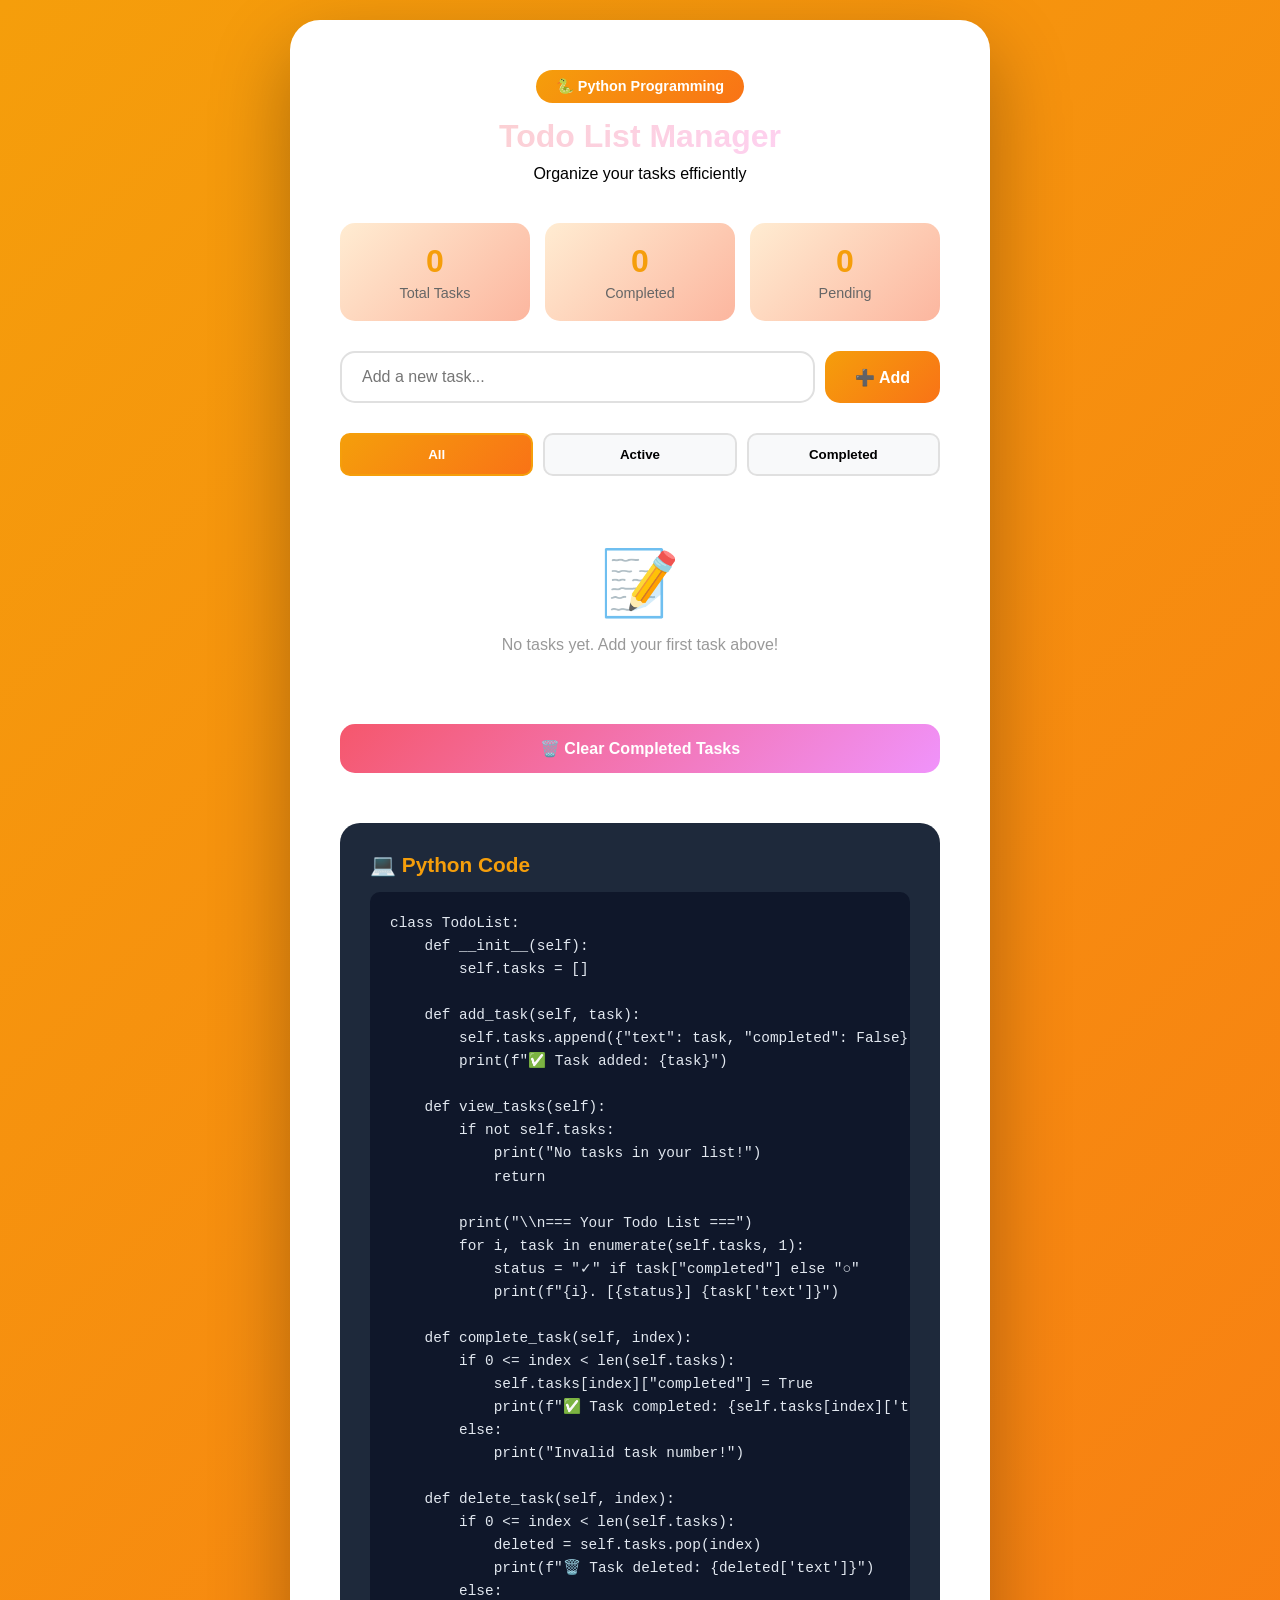
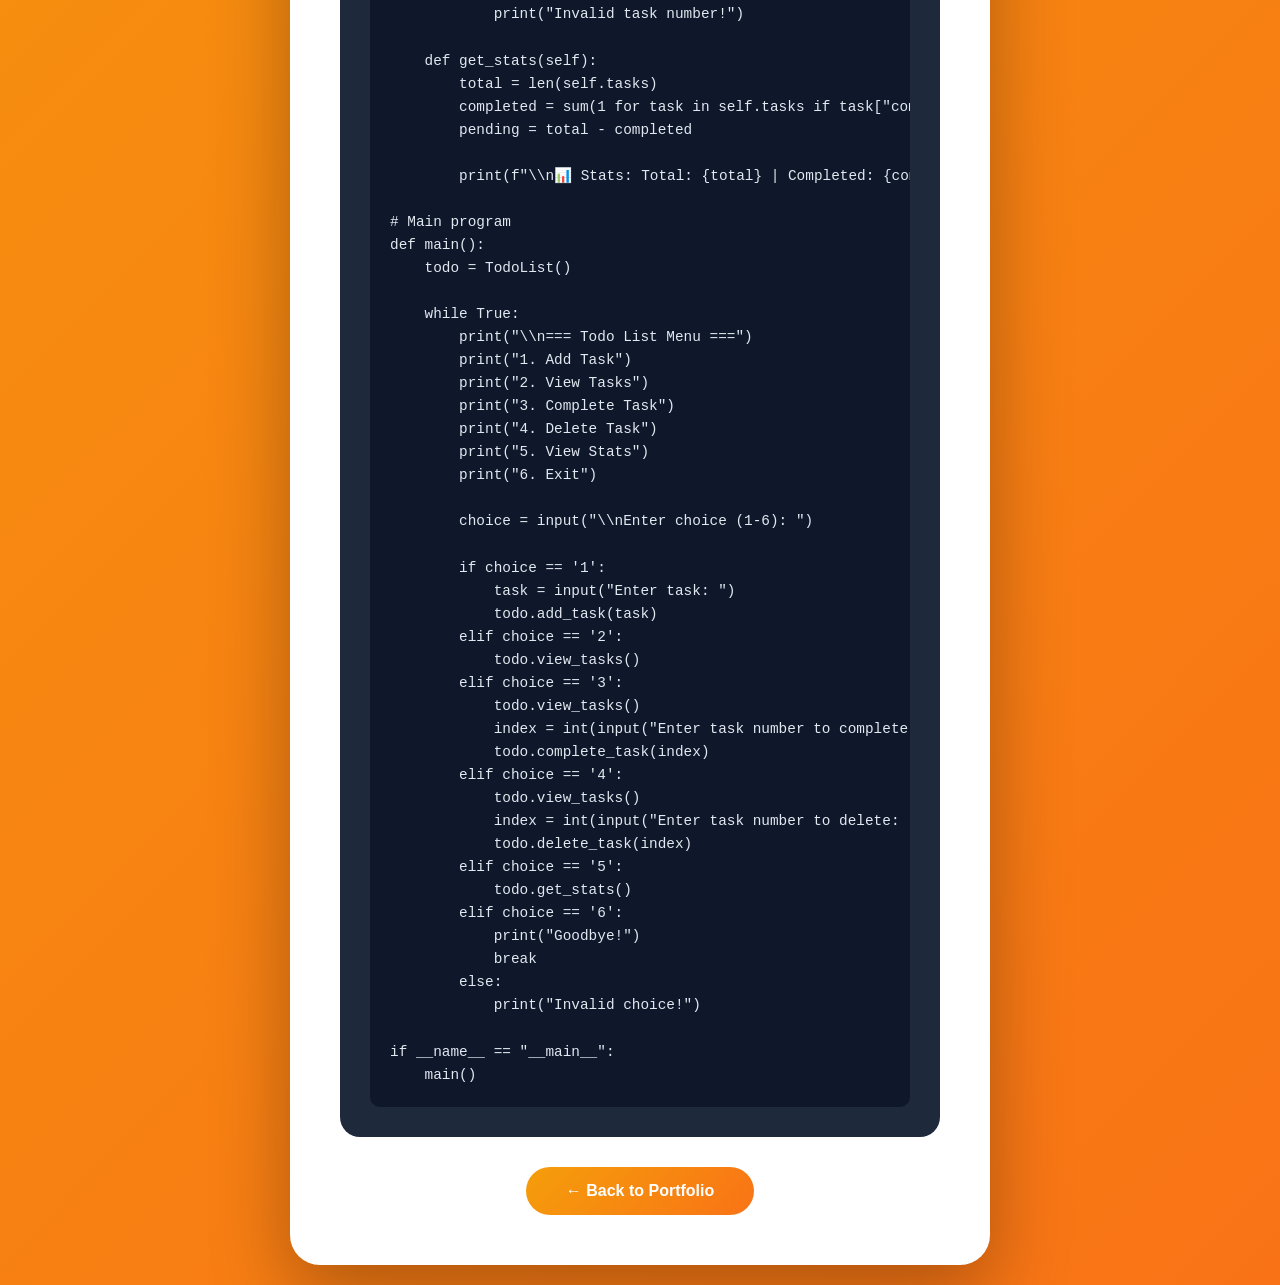
<file: python-todo-list.html>
<!DOCTYPE html>
<html lang="en">
<head>
    <meta charset="UTF-8">
    <meta name="viewport" content="width=device-width, initial-scale=1.0">
    <title>Python - Todo List App</title>
    <style>
        * {
            margin: 0;
            padding: 0;
            box-sizing: border-box;
        }

        body {
            font-family: 'Segoe UI', Tahoma, Geneva, Verdana, sans-serif;
            background: linear-gradient(135deg, #f59e0b 0%, #f97316 100%);
            min-height: 100vh;
            display: flex;
            align-items: center;
            justify-content: center;
            padding: 20px;
        }

        .container {
            max-width: 700px;
            width: 100%;
            background: white;
            border-radius: 30px;
            padding: 50px;
            box-shadow: 0 30px 80px rgba(0, 0, 0, 0.3);
        }

        .header {
            text-align: center;
            margin-bottom: 40px;
        }

        .language-tag {
            display: inline-block;
            background: linear-gradient(135deg, #f59e0b, #f97316);
            color: white;
            padding: 8px 20px;
            border-radius: 20px;
            font-size: 0.9rem;
            font-weight: 600;
            margin-bottom: 15px;
        }

        .header h1 {
            font-size: 2rem;
            background: linear-gradient(135deg, #fad0c4, #ffd1ff);
            background-clip: text;
            -webkit-background-clip: text;
            -webkit-text-fill-color: transparent;
            margin-bottom: 10px;
        }

        .stats {
            display: grid;
            grid-template-columns: 1fr 1fr 1fr;
            gap: 15px;
            margin-bottom: 30px;
        }

        .stat-box {
            background: linear-gradient(135deg, #ffecd2, #fcb69f);
            padding: 20px;
            border-radius: 15px;
            text-align: center;
        }

        .stat-box h3 {
            font-size: 2rem;
            color: #f59e0b;
            margin-bottom: 5px;
        }

        .stat-box p {
            color: #666;
            font-size: 0.9rem;
        }

        .add-todo {
            display: flex;
            gap: 10px;
            margin-bottom: 30px;
        }

        .add-todo input {
            flex: 1;
            padding: 15px 20px;
            border: 2px solid #e0e0e0;
            border-radius: 15px;
            font-size: 1rem;
            transition: all 0.3s;
        }

        .add-todo input:focus {
            outline: none;
            border-color: #f59e0b;
        }

        .add-btn {
            padding: 15px 30px;
            background: linear-gradient(135deg, #f59e0b, #f97316);
            color: white;
            border: none;
            border-radius: 15px;
            font-size: 1rem;
            font-weight: 700;
            cursor: pointer;
            transition: all 0.3s;
        }

        .add-btn:hover {
            transform: translateY(-3px);
            box-shadow: 0 8px 20px rgba(245, 158, 11, 0.4);
        }

        .filter-tabs {
            display: flex;
            gap: 10px;
            margin-bottom: 20px;
        }

        .filter-btn {
            flex: 1;
            padding: 12px;
            background: #f8f9fa;
            border: 2px solid #e0e0e0;
            border-radius: 10px;
            font-weight: 600;
            cursor: pointer;
            transition: all 0.3s;
        }

        .filter-btn.active {
            background: linear-gradient(135deg, #f59e0b, #f97316);
            color: white;
            border-color: #f59e0b;
        }

        .todo-list {
            max-height: 400px;
            overflow-y: auto;
            margin-bottom: 20px;
        }

        .todo-item {
            background: #f8f9fa;
            padding: 20px;
            border-radius: 15px;
            margin-bottom: 15px;
            display: flex;
            align-items: center;
            gap: 15px;
            transition: all 0.3s;
            animation: slideIn 0.3s ease;
        }

        @keyframes slideIn {
            from {
                opacity: 0;
                transform: translateX(-20px);
            }
            to {
                opacity: 1;
                transform: translateX(0);
            }
        }

        .todo-item:hover {
            transform: translateX(5px);
            box-shadow: 0 5px 15px rgba(0, 0, 0, 0.1);
        }

        .todo-item.completed {
            opacity: 0.6;
        }

        .todo-item.completed .todo-text {
            text-decoration: line-through;
            color: #999;
        }

        .checkbox {
            width: 24px;
            height: 24px;
            cursor: pointer;
        }

        .todo-text {
            flex: 1;
            font-size: 1.1rem;
            color: #333;
        }

        .delete-btn {
            padding: 8px 15px;
            background: linear-gradient(135deg, #f5576c, #f093fb);
            color: white;
            border: none;
            border-radius: 8px;
            cursor: pointer;
            transition: all 0.3s;
        }

        .delete-btn:hover {
            transform: scale(1.1);
        }

        .clear-btn {
            width: 100%;
            padding: 15px;
            background: linear-gradient(135deg, #f5576c, #f093fb);
            color: white;
            border: none;
            border-radius: 15px;
            font-size: 1rem;
            font-weight: 700;
            cursor: pointer;
            transition: all 0.3s;
            margin-bottom: 20px;
        }

        .clear-btn:hover {
            transform: translateY(-2px);
            box-shadow: 0 8px 20px rgba(245, 87, 108, 0.4);
        }

        .back-btn {
            display: inline-block;
            padding: 15px 40px;
            background: linear-gradient(135deg, #f59e0b, #f97316);
            color: white;
            text-decoration: none;
            border-radius: 25px;
            font-weight: 600;
            transition: all 0.3s;
        }

        .back-btn:hover {
            transform: translateY(-3px);
            box-shadow: 0 8px 20px rgba(245, 158, 11, 0.3);
        }

        .code-section {
            background: #1e293b;
            padding: 30px;
            border-radius: 20px;
            margin: 30px 0;
            overflow-x: auto;
        }

        .code-section h3 {
            color: #f59e0b;
            margin-bottom: 15px;
            font-size: 1.3rem;
        }

        .code-section pre {
            background: #0f172a;
            padding: 20px;
            border-radius: 10px;
            overflow-x: auto;
            color: #e2e8f0;
            line-height: 1.6;
        }

        .code-section code {
            font-family: 'Consolas', 'Monaco', monospace;
            font-size: 0.9rem;
        }

        .empty-state {
            text-align: center;
            padding: 50px;
            color: #999;
        }

        .empty-state .icon {
            font-size: 4rem;
            margin-bottom: 15px;
        }

        @media (max-width: 768px) {
            .stats {
                grid-template-columns: 1fr;
            }
            .add-todo {
                flex-direction: column;
            }
        }
    </style>
</head>
<body>
    <div class="container">
        <div class="header">
            <span class="language-tag">🐍 Python Programming</span>
            <h1>Todo List Manager</h1>
            <p>Organize your tasks efficiently</p>
        </div>

        <div class="stats">
            <div class="stat-box">
                <h3 id="totalTasks">0</h3>
                <p>Total Tasks</p>
            </div>
            <div class="stat-box">
                <h3 id="completedTasks">0</h3>
                <p>Completed</p>
            </div>
            <div class="stat-box">
                <h3 id="pendingTasks">0</h3>
                <p>Pending</p>
            </div>
        </div>

        <div class="add-todo">
            <input type="text" id="todoInput" placeholder="Add a new task..." />
            <button class="add-btn" onclick="addTodo()">➕ Add</button>
        </div>

        <div class="filter-tabs">
            <button class="filter-btn active" onclick="filterTodos('all')">All</button>
            <button class="filter-btn" onclick="filterTodos('active')">Active</button>
            <button class="filter-btn" onclick="filterTodos('completed')">Completed</button>
        </div>

        <div class="todo-list" id="todoList">
            <div class="empty-state">
                <div class="icon">📝</div>
                <p>No tasks yet. Add your first task above!</p>
            </div>
        </div>

        <button class="clear-btn" onclick="clearCompleted()">🗑️ Clear Completed Tasks</button>

        <div class="code-section">
            <h3>💻 Python Code</h3>
            <pre><code>class TodoList:
    def __init__(self):
        self.tasks = []
    
    def add_task(self, task):
        self.tasks.append({"text": task, "completed": False})
        print(f"✅ Task added: {task}")
    
    def view_tasks(self):
        if not self.tasks:
            print("No tasks in your list!")
            return
        
        print("\\n=== Your Todo List ===")
        for i, task in enumerate(self.tasks, 1):
            status = "✓" if task["completed"] else "○"
            print(f"{i}. [{status}] {task['text']}")
    
    def complete_task(self, index):
        if 0 &lt;= index &lt; len(self.tasks):
            self.tasks[index]["completed"] = True
            print(f"✅ Task completed: {self.tasks[index]['text']}")
        else:
            print("Invalid task number!")
    
    def delete_task(self, index):
        if 0 &lt;= index &lt; len(self.tasks):
            deleted = self.tasks.pop(index)
            print(f"🗑️ Task deleted: {deleted['text']}")
        else:
            print("Invalid task number!")
    
    def get_stats(self):
        total = len(self.tasks)
        completed = sum(1 for task in self.tasks if task["completed"])
        pending = total - completed
        
        print(f"\\n📊 Stats: Total: {total} | Completed: {completed} | Pending: {pending}")

# Main program
def main():
    todo = TodoList()
    
    while True:
        print("\\n=== Todo List Menu ===")
        print("1. Add Task")
        print("2. View Tasks")
        print("3. Complete Task")
        print("4. Delete Task")
        print("5. View Stats")
        print("6. Exit")
        
        choice = input("\\nEnter choice (1-6): ")
        
        if choice == '1':
            task = input("Enter task: ")
            todo.add_task(task)
        elif choice == '2':
            todo.view_tasks()
        elif choice == '3':
            todo.view_tasks()
            index = int(input("Enter task number to complete: ")) - 1
            todo.complete_task(index)
        elif choice == '4':
            todo.view_tasks()
            index = int(input("Enter task number to delete: ")) - 1
            todo.delete_task(index)
        elif choice == '5':
            todo.get_stats()
        elif choice == '6':
            print("Goodbye!")
            break
        else:
            print("Invalid choice!")

if __name__ == "__main__":
    main()</code></pre>
        </div>

        <center>
            <a href="index.html" class="back-btn">← Back to Portfolio</a>
        </center>
    </div>

    <script>
        let todos = [];
        let currentFilter = 'all';

        function updateStats() {
            const total = todos.length;
            const completed = todos.filter(t => t.completed).length;
            const pending = total - completed;

            document.getElementById('totalTasks').textContent = total;
            document.getElementById('completedTasks').textContent = completed;
            document.getElementById('pendingTasks').textContent = pending;
        }

        function renderTodos() {
            const todoList = document.getElementById('todoList');
            
            let filteredTodos = todos;
            if (currentFilter === 'active') {
                filteredTodos = todos.filter(t => !t.completed);
            } else if (currentFilter === 'completed') {
                filteredTodos = todos.filter(t => t.completed);
            }

            if (filteredTodos.length === 0) {
                todoList.innerHTML = `
                    <div class="empty-state">
                        <div class="icon">📝</div>
                        <p>${currentFilter === 'all' ? 'No tasks yet. Add your first task above!' : 
                             currentFilter === 'active' ? 'No active tasks!' : 'No completed tasks!'}</p>
                    </div>
                `;
                return;
            }

            todoList.innerHTML = '';
            todos.forEach((todo, index) => {
                if (currentFilter === 'active' && todo.completed) return;
                if (currentFilter === 'completed' && !todo.completed) return;
                
                const todoDiv = document.createElement('div');
                todoDiv.className = 'todo-item' + (todo.completed ? ' completed' : '');
                
                const checkbox = document.createElement('input');
                checkbox.type = 'checkbox';
                checkbox.className = 'checkbox';
                checkbox.checked = todo.completed;
                checkbox.addEventListener('change', () => toggleTodo(index));
                
                const textDiv = document.createElement('div');
                textDiv.className = 'todo-text';
                textDiv.textContent = todo.text;
                
                const deleteBtn = document.createElement('button');
                deleteBtn.className = 'delete-btn';
                deleteBtn.textContent = 'Delete';
                deleteBtn.addEventListener('click', () => deleteTodo(index));
                
                todoDiv.appendChild(checkbox);
                todoDiv.appendChild(textDiv);
                todoDiv.appendChild(deleteBtn);
                
                todoList.appendChild(todoDiv);
            });
        }

        function addTodo() {
            const input = document.getElementById('todoInput');
            const text = input.value.trim();

            if (!text) {
                alert('Please enter a task!');
                return;
            }

            todos.push({ text, completed: false });
            input.value = '';
            
            updateStats();
            renderTodos();
        }

        function toggleTodo(index) {
            todos[index].completed = !todos[index].completed;
            updateStats();
            renderTodos();
        }

        function deleteTodo(index) {
            todos.splice(index, 1);
            updateStats();
            renderTodos();
        }

        function clearCompleted() {
            const completedCount = todos.filter(t => t.completed).length;
            if (completedCount === 0) {
                alert('No completed tasks to clear!');
                return;
            }
            
            if (confirm(`Clear ${completedCount} completed task(s)?`)) {
                todos = todos.filter(t => !t.completed);
                updateStats();
                renderTodos();
            }
        }

        function filterTodos(filter) {
            currentFilter = filter;
            
            document.querySelectorAll('.filter-btn').forEach(btn => {
                btn.classList.remove('active');
            });
            event.target.classList.add('active');
            
            renderTodos();
        }

        document.getElementById('todoInput').addEventListener('keypress', function(e) {
            if (e.key === 'Enter') addTodo();
        });

        updateStats();
    </script>
</body>
</html>
</file>
<file: index.css>
/* ============================================
   PORTFOLIO STYLESHEET - ULTRA PROFESSIONAL DESIGN
   ============================================ */

/* CSS Variables for Theme */
:root {
    --primary-color: #6366f1;
    --secondary-color: #ec4899;
    --accent-color: #f97316;
    --text-primary: #1f2937;
    --text-secondary: #6b7280;
    --bg-primary: #ffffff;
    --bg-secondary: #f9fafb;
    --border-color: #e5e7eb;
    --shadow: 0 10px 30px rgba(0, 0, 0, 0.1);
    --shadow-lg: 0 20px 50px rgba(0, 0, 0, 0.15);
    --transition: all 0.3s cubic-bezier(0.4, 0, 0.2, 1);
}

[data-theme="dark"] {
    --text-primary: #f3f4f6;
    --text-secondary: #d1d5db;
    --bg-primary: #0f172a;
    --bg-secondary: #1e293b;
    --border-color: #334155;
    --shadow: 0 10px 30px rgba(0, 0, 0, 0.5);
    --shadow-lg: 0 20px 50px rgba(0, 0, 0, 0.7);
}

/* ============================================
   RESET & GLOBAL STYLES
   ============================================ */

* {
    margin: 0;
    padding: 0;
    box-sizing: border-box;
}

html {
    scroll-behavior: smooth;
}

body {
    font-family: 'Segoe UI', Tahoma, Geneva, Verdana, sans-serif;
    line-height: 1.6;
    color: var(--text-primary);
    background-color: var(--bg-primary);
    transition: var(--transition);
    overflow-x: hidden;
    position: relative;
    -webkit-font-smoothing: antialiased;
    -moz-osx-font-smoothing: grayscale;
}

/* ============================================
   BACKGROUND CANVAS STYLES
   ============================================ */

#backgroundCanvas {
    position: fixed;
    top: 0;
    left: 0;
    width: 100%;
    height: 100%;
    z-index: 1;
    pointer-events: none;
}

/* ============================================
   THEME TOGGLE
   ============================================ */

.theme-toggle-container {
    position: fixed;
    top: 20px;
    right: 20px;
    z-index: 1000;
    display: flex;
    align-items: center;
    gap: 10px;
}

.theme-toggle {
    width: 50px;
    height: 50px;
    border-radius: 50%;
    background: rgba(255, 255, 255, 0.9);
    border: 2px solid var(--primary-color);
    cursor: pointer;
    font-size: 24px;
    display: flex;
    align-items: center;
    justify-content: center;
    transition: var(--transition);
    box-shadow: var(--shadow);
}

.theme-toggle:hover {
    transform: scale(1.1) rotate(20deg);
    background: var(--primary-color);
    color: white;
}

[data-theme="dark"] .theme-toggle {
    background: rgba(15, 23, 42, 0.9);
}

/* ============================================
   NAVIGATION BAR (VERTICAL AUTO-HIDE SIDEBAR)
   ============================================ */

.navbar {
    position: fixed;
    left: -240px;
    top: 0;
    height: 100vh;
    width: 250px;
    z-index: 999;
    background: rgba(255, 255, 255, 0.95);
    backdrop-filter: blur(10px);
    box-shadow: 2px 0 10px rgba(0, 0, 0, 0.1);
    transition: left 0.3s ease;
    display: flex;
    align-items: center;
    padding: 20px 0;
}

.navbar::before {
    content: '';
    position: absolute;
    right: -10px;
    top: 0;
    width: 10px;
    height: 100%;
    z-index: -1;
}

.navbar:hover {
    left: 0;
}

[data-theme="dark"] .navbar {
    background: rgba(15, 23, 42, 0.95);
    box-shadow: 2px 0 10px rgba(0, 0, 0, 0.3);
}

.nav-container {
    width: 100%;
    display: flex;
    flex-direction: column;
    align-items: center;
    justify-content: center;
    gap: 30px;
}

.logo {
    font-size: 24px;
    font-weight: 700;
    background: linear-gradient(135deg, var(--primary-color), var(--secondary-color));
    -webkit-background-clip: text;
    -webkit-text-fill-color: transparent;
    background-clip: text;
    margin-bottom: 20px;
}

.nav-menu {
    display: flex;
    flex-direction: column;
    list-style: none;
    gap: 15px;
    width: 100%;
    padding: 0 30px;
}

.nav-link {
    color: var(--text-primary);
    text-decoration: none;
    font-weight: 500;
    position: relative;
    transition: var(--transition);
    padding: 10px 15px;
    border-radius: 8px;
    display: block;
    text-align: center;
}

.nav-link:hover {
    background: linear-gradient(135deg, var(--primary-color), var(--secondary-color));
    color: white;
    transform: translateX(5px);
}

.nav-link:after {
    display: none;
}

/* ============================================
   HERO SECTION
   ============================================ */

.hero {
    min-height: 100vh;
    display: flex;
    align-items: center;
    justify-content: center;
    position: relative;
    z-index: 2;
    text-align: center;
    padding: 100px 20px;
    overflow: hidden;
    will-change: transform;
    transform: translateZ(0);
}

.hero::before {
    content: '';
    position: absolute;
    top: 0;
    left: 0;
    right: 0;
    bottom: 0;
    background: radial-gradient(circle at 20% 50%, rgba(99, 102, 241, 0.2), transparent 50%),
                radial-gradient(circle at 80% 80%, rgba(236, 72, 153, 0.2), transparent 50%);
    z-index: -1;
}

.hero-content {
    max-width: 800px;
    animation: fadeInUp 1s ease-out;
    transform: translateZ(0);
    -webkit-font-smoothing: antialiased;
}

.hero-title {
    font-family: 'Stencil', 'Impact', sans-serif;
    font-size: clamp(2rem, 6vw, 3.5rem);
    font-weight: 800;
    margin-bottom: 20px;
    background: linear-gradient(135deg, var(--primary-color), var(--secondary-color), var(--accent-color));
    -webkit-background-clip: text;
    -webkit-text-fill-color: transparent;
    background-clip: text;
    line-height: 1.2;
    white-space: nowrap;
    will-change: transform, opacity;
    transform: translateZ(0);
    -webkit-font-smoothing: antialiased;
    -moz-osx-font-smoothing: grayscale;
    backface-visibility: hidden;
    transition: transform 0.1s linear, opacity 0.1s linear;
}

.hero-subtitle {
    font-size: 1.5rem;
    font-family: 'times new roman', serif;
    color: var(--text-secondary);
    margin-bottom: 40px;
    font-weight: 300;
    font-style: italic;
    will-change: transform, opacity;
    transition: transform 0.1s linear, opacity 0.1s linear;
}

.cta-button {
    padding: 15px 40px;
    font-size: 1.1rem;
    font-weight: 600;
    border: none;
    border-radius: 50px;
    background: linear-gradient(135deg, var(--primary-color), var(--secondary-color));
    color: white;
    cursor: pointer;
    transition: var(--transition);
    box-shadow: var(--shadow-lg);
    position: relative;
    overflow: hidden;
}

.cta-button:before {
    content: '';
    position: absolute;
    top: 0;
    left: -100%;
    width: 100%;
    height: 100%;
    background: linear-gradient(90deg, transparent, rgba(255, 255, 255, 0.3), transparent);
    transition: left 0.5s;
}

.cta-button:hover:before {
    left: 100%;
}

.cta-button:hover {
    transform: translateY(-3px);
    box-shadow: 0 25px 60px rgba(99, 102, 241, 0.4);
}

/* ============================================
   SECTION CONTAINER & TITLE
   ============================================ */

.section-container {
    max-width: 1200px;
    margin: 0 auto;
    padding: 0 20px;
}

section {
    position: relative;
    z-index: 2;
    padding: 80px 20px;
}

.section-title {
    font-family: 'cascadia code semibold', serif;
    font-size: clamp(2rem, 5vw, 3.5rem);
    font-weight: bold;
    text-align: center;
    margin-bottom: 60px;
    position: relative;
    padding-bottom: 30px;
    text-transform: uppercase;
}

.section-title::after {
    content: '';
    position: absolute;
    bottom: 0;
    left: 50%;
    transform: translateX(-50%);
    width: 100px;
    height: 4px;
    background: linear-gradient(90deg, var(--primary-color), var(--secondary-color));
    border-radius: 2px;
}

/* ============================================
   ABOUT SECTION
   ============================================ */

.about {
    background: var(--bg-secondary);
}

.about-content {
    display: grid;
    grid-template-columns: 1fr 1fr;
    gap: 60px;
    align-items: center;
}

.about-text p {
    font-size: 1.1rem;
    font-family: 'arial rounded mt bold', serif;
    color: var(--text-secondary);
    margin-bottom: 20px;
    line-height: 1.8;
    animation: fadeInLeft 0.8s ease-out;
}

.about-stats {
    display: grid;
    grid-template-columns: 1fr;
    gap: 20px;
}

.stat-box {
    background: var(--bg-primary);
    padding: 15px 20px;
    border-radius: 10px;
    border-left: 3px solid var(--primary-color);
    box-shadow: var(--shadow);
    transition: var(--transition);
    opacity: 0;
    transform: translateX(100px);
    will-change: transform, opacity;
}

.stat-box:hover {
    transform: translateY(-3px);
    box-shadow: var(--shadow-lg);
}

.stat-box h3 {
    font-size: 1.5rem;
    background: linear-gradient(135deg, var(--primary-color), var(--secondary-color));
    -webkit-background-clip: text;
    -webkit-text-fill-color: transparent;
    background-clip: text;
    margin-bottom: 5px;
}

.stat-box p {
    color: var(--text-secondary);
    font-size: 0.85rem;
    font-style: italic;
}

/* ============================================
   SKILLS SECTION
   ============================================ */

.skills {
    background: var(--bg-primary);
}

.skills-grid {
    display: grid;
    grid-template-columns: repeat(auto-fit, minmax(300px, 1fr));
    gap: 30px;
}

.skill-card {
    background: var(--bg-secondary);
    padding: 40px 30px;
    border-radius: 15px;
    text-align: center;
    transition: var(--transition);
    border: 1px solid transparent;
    box-shadow: var(--shadow);
    animation: fadeInUp 0.8s ease-out;
    animation-fill-mode: both;
}

.skill-card:nth-child(1) { animation-delay: 0.1s; }
.skill-card:nth-child(2) { animation-delay: 0.2s; }
.skill-card:nth-child(3) { animation-delay: 0.3s; }
.skill-card:nth-child(4) { animation-delay: 0.4s; }
.skill-card:nth-child(5) { animation-delay: 0.5s; }
.skill-card:nth-child(6) { animation-delay: 0.6s; }

.skill-card:hover {
    transform: translateY(-10px);
    border-color: var(--primary-color);
    box-shadow: var(--shadow-lg);
}

.skill-icon {
    font-size: 3rem;
    margin-bottom: 20px;
    display: inline-block;
    transition: var(--transition);
    animation: rotateIcon 8s linear infinite;
}

.skill-card:hover .skill-icon {
    transform: scale(1.2) rotate(0deg);
    animation: none;
}

.skill-card h3 {
    font-size: 1.3rem;
    margin-bottom: 10px;
    color: var(--text-primary);
    font-family: 'Times New Roman';
}

.skill-card p {
    color: var(--text-secondary);
    font-size: 0.95rem;
    font-style: italic;
}

/* ============================================
   PROGRAMMING LANGUAGES SECTION
   ============================================ */

.programming-languages {
    background: var(--bg-secondary);
    position: relative;
    overflow: hidden;
}

.programming-languages::before {
    content: '';
    position: absolute;
    top: -50%;
    right: -10%;
    width: 500px;
    height: 500px;
    background: radial-gradient(circle, rgba(99, 102, 241, 0.1), transparent);
    border-radius: 50%;
    z-index: 0;
}

.section-subtitle {
    text-align: center;
    font-family: 'arial rounded mt bold', serif;
    color: var(--text-secondary);
    font-size: 1.1rem;
    line-height: 1.7;
    max-width: 800px;
    margin: -30px auto 50px;
    position: relative;
    z-index: 1;
}

.programming-grid {
    display: grid;
    grid-template-columns: repeat(auto-fit, minmax(300px, 1fr));
    gap: 30px;
    margin-bottom: 50px;
    position: relative;
    z-index: 1;
}

.language-card {
    background: var(--bg-primary);
    padding: 20px;
    border-radius: 15px;
    border: 2px solid transparent;
    box-shadow: var(--shadow);
    transition: var(--transition);
    animation: fadeInUp 0.8s ease-out;
    animation-fill-mode: both;
    position: relative;
    overflow: hidden;
}

.language-card:nth-child(1) { animation-delay: 0.1s; }
.language-card:nth-child(2) { animation-delay: 0.2s; }
.language-card:nth-child(3) { animation-delay: 0.3s; }
.language-card:nth-child(4) { animation-delay: 0.4s; }

.language-card::before {
    content: '';
    position: absolute;
    top: 0;
    left: -100%;
    width: 100%;
    height: 100%;
    background: linear-gradient(90deg, transparent, rgba(99, 102, 241, 0.05), transparent);
    transition: left 0.5s;
}

.language-card:hover::before {
    left: 100%;
}

.language-card:hover {
    transform: translateY(-10px);
    border-color: var(--primary-color);
    box-shadow: var(--shadow-lg);
}

.language-header {
    display: flex;
    align-items: center;
    gap: 15px;
    margin-bottom: 20px;
    padding-bottom: 15px;
    border-bottom: 2px solid var(--primary-color);
    font-family: Arial, sans-serif;
}

.language-icon {
    font-size: 2.5rem;
    display: flex;
    align-items: center;
    justify-content: center;
    transition: var(--transition);
}

.language-card:hover .language-icon {
    transform: scale(1.2) rotate(10deg);
}

.language-header h3 {
    font-size: 1.4rem;
    color: var(--text-primary);
    font-weight: 700;
    margin: 0;
}

.language-skills {
    display: flex;
    flex-wrap: wrap;
    gap: 8px;
    margin-bottom: 20px;
    font-style: italic;
}

.skill-badge {
    display: inline-block;
    padding: 6px 12px;
    background: linear-gradient(135deg, rgba(99, 102, 241, 0.1), rgba(236, 72, 153, 0.1));
    color: var(--primary-color);
    border: 1px solid var(--primary-color);
    border-radius: 15px;
    font-size: 0.8rem;
    font-weight: 600;
    transition: var(--transition);
}

.skill-badge:hover {
    background: linear-gradient(135deg, var(--primary-color), var(--secondary-color));
    color: white;
    transform: scale(1.05);
}

.project-example {
    background: var(--bg-secondary);
    padding: 15px;
    border-radius: 12px;
    border-left: 4px solid var(--secondary-color);
}

.project-example h4 {
    font-size: 0.95rem;
    color: var(--text-secondary);
    margin-bottom: 10px;
    font-weight: 600;
}

.project-title {
    font-size: 1.05rem;
    color: var(--text-primary);
    font-weight: 700;
    margin: 10px 0 5px;
    font-family: 'verdana', sans-serif;
}

.project-desc {
    font-size: 0.9rem;
    color: var(--text-secondary);
    line-height: 1.6;
    margin: 5px 0;
    font-family: 'times new roman', serif;
    font-style: italic;
}

.view-code-btn {
    display: inline-block;
    margin-top: 10px;
    padding: 10px 20px;
    background: linear-gradient(135deg, var(--primary-color), var(--secondary-color));
    color: white;
    text-decoration: none;
    border-radius: 25px;
    font-size: 0.9rem;
    font-weight: 600;
    transition: var(--transition);
    box-shadow: 0 4px 15px rgba(99, 102, 241, 0.3);
    font-family: 'cascadia code', monospace;
}

.view-code-btn:hover {
    transform: translateY(-3px);
    box-shadow: 0 6px 20px rgba(99, 102, 241, 0.5);
    background: linear-gradient(135deg, var(--secondary-color), var(--primary-color));
}

.programming-summary {
    background: linear-gradient(135deg, var(--primary-color), var(--secondary-color));
    padding: 20px 25px;
    border-radius: 15px;
    text-align: center;
    box-shadow: var(--shadow-lg);
    position: relative;
    z-index: 1;
    font-family: 'arial rounded mt bold', serif;
    max-width: 900px;
    margin: 0 auto;
    opacity: 0;
    transform: translateX(-100px);
    transition: transform 0.05s linear, opacity 0.05s linear;
    will-change: transform, opacity;
}

.programming-summary h3 {
    font-size: 1.2rem;
    color: white;
    margin-bottom: 12px;
    font-weight: 700;
}

.programming-summary p {
    font-size: 0.95rem;
    color: white;
    line-height: 1.6;
    margin: 0;
}

.programming-summary strong {
    font-weight: 800;
    text-decoration: underline;
    text-decoration-thickness: 2px;
    text-underline-offset: 3px;
}

/* Slide in from left animation */
@keyframes slideInRight {
    from {
        opacity: 0;
        transform: translateX(-100px);
    }
    to {
        opacity: 1;
        transform: translateX(0);
    }
}

/* Continuous rotation for skill icons */
@keyframes rotateIcon {
    0% {
        transform: rotate(0deg);
    }
    100% {
        transform: rotate(360deg);
    }
}

/* ============================================
   EXPERIENCE SECTION
   ============================================ */

.experience {
    background: var(--bg-primary);
}

.experience-container {
    display: grid;
    grid-template-columns: 1fr;
    gap: 40px;
    max-width: 900px;
    margin: 0 auto;
}

.experience-item {
    background: var(--bg-secondary);
    padding: 35px;
    border-radius: 15px;
    border-left: 5px solid var(--primary-color);
    box-shadow: var(--shadow);
    transition: var(--transition);
    animation: fadeInLeft 0.8s ease-out;
    animation-fill-mode: both;
    position: relative;
    overflow: hidden;
}

.experience-item:nth-child(1) { animation-delay: 0.1s; }
.experience-item:nth-child(2) { animation-delay: 0.2s; }
.experience-item:nth-child(3) { animation-delay: 0.3s; }
.experience-item:nth-child(4) { animation-delay: 0.4s; }

.experience-item::before {
    content: '';
    position: absolute;
    top: 0;
    left: -100%;
    width: 100%;
    height: 100%;
    background: linear-gradient(90deg, transparent, rgba(99, 102, 241, 0.1), transparent);
    transition: left 0.5s;
}

.experience-item:hover::before {
    left: 100%;
}

.experience-item:hover {
    transform: translateX(10px);
    box-shadow: var(--shadow-lg);
    border-left-color: var(--secondary-color);
}

.experience-header {
    display: flex;
    flex-direction: column;
    gap: 8px;
    margin-bottom: 15px;
    border-bottom: 2px solid var(--primary-color);
    padding-bottom: 15px;
}

.experience-header h3 {
    font-size: 1.4rem;
    color: var(--text-primary);
    font-weight: 700;
    margin: 0;
}

.experience-header .company {
    font-size: 1.05rem;
    font-weight: 600;
    color: var(--primary-color);
    display: block;
}

.experience-header .duration {
    font-size: 0.9rem;
    color: var(--text-secondary);
    font-style: italic;
}

.experience-description {
    color: var(--text-secondary);
    font-size: 1rem;
    line-height: 1.7;
    margin: 15px 0;
}

.experience-highlights {
    display: flex;
    flex-wrap: wrap;
    gap: 8px;
    margin-top: 15px;
}

.highlight {
    display: inline-block;
    padding: 6px 14px;
    background: linear-gradient(135deg, var(--primary-color), var(--secondary-color));
    color: white;
    border-radius: 20px;
    font-size: 0.8rem;
    font-weight: 600;
    transition: var(--transition);
}

.highlight:hover {
    transform: scale(1.1);
    box-shadow: 0 4px 12px rgba(99, 102, 241, 0.4);
}

/* ============================================
   PROJECTS SECTION
   ============================================ */

.projects {
    background: var(--bg-secondary);
}

.projects-grid {
    display: grid;
    grid-template-columns: repeat(auto-fit, minmax(350px, 1fr));
    gap: 40px;
}

.project-card {
    background: var(--bg-primary);
    border-radius: 15px;
    overflow: hidden;
    box-shadow: var(--shadow);
    transition: var(--transition);
    animation: fadeInUp 0.8s ease-out;
    animation-fill-mode: both;
}

.project-card:nth-child(1) { animation-delay: 0.1s; }
.project-card:nth-child(2) { animation-delay: 0.2s; }
.project-card:nth-child(3) { animation-delay: 0.3s; }

.project-card:hover {
    transform: translateY(-15px);
    box-shadow: var(--shadow-lg);
}

.project-image {
    height: 200px;
    background: linear-gradient(135deg, var(--primary-color), var(--secondary-color));
    display: flex;
    align-items: center;
    justify-content: center;
    overflow: hidden;
    position: relative;
}

.project-image::after {
    content: '';
    position: absolute;
    top: -50%;
    left: -50%;
    width: 200%;
    height: 200%;
    background: linear-gradient(45deg, transparent 30%, rgba(255, 255, 255, 0.1) 50%, transparent 70%);
    animation: shimmer 3s infinite;
}

.placeholder-image {
    color: white;
    font-size: 1.5rem;
    font-weight: 700;
    z-index: 2;
    text-shadow: 0 2px 10px rgba(0, 0, 0, 0.3);
}

.project-content {
    padding: 30px;
}

.project-content h3 {
    font-size: 1.3rem;
    margin-bottom: 15px;
    color: var(--text-primary);
}

.project-content p {
    color: var(--text-secondary);
    margin-bottom: 20px;
    line-height: 1.6;
}

.project-tech {
    display: flex;
    flex-wrap: wrap;
    gap: 10px;
}

.tech-tag {
    display: inline-block;
    padding: 6px 12px;
    background: var(--primary-color);
    color: white;
    border-radius: 20px;
    font-size: 0.85rem;
    font-weight: 600;
    transition: var(--transition);
}

.tech-tag:hover {
    background: var(--secondary-color);
    transform: scale(1.05);
}

/* ============================================
   EDUCATION SECTION
   ============================================ */

.education {
    background: var(--bg-primary);
}

.education-timeline {
    position: relative;
    max-width: 700px;
    margin: 0 auto;
}

.education-timeline::before {
    content: '';
    position: absolute;
    left: 30px;
    top: 0;
    bottom: 0;
    width: 3px;
    background: linear-gradient(180deg, var(--primary-color), var(--secondary-color));
}

.timeline-item {
    display: grid;
    grid-template-columns: 60px 1fr;
    gap: 30px;
    margin-bottom: 40px;
    animation: fadeInLeft 0.8s ease-out;
    animation-fill-mode: both;
}

.timeline-item:nth-child(1) { animation-delay: 0.1s; }
.timeline-item:nth-child(2) { animation-delay: 0.2s; }
.timeline-item:nth-child(3) { animation-delay: 0.3s; }

.timeline-marker {
    width: 60px;
    height: 60px;
    background: var(--bg-primary);
    border: 4px solid var(--primary-color);
    border-radius: 50%;
    position: relative;
    top: 5px;
    display: flex;
    align-items: center;
    justify-content: center;
}

.timeline-marker::after {
    content: '✓';
    color: var(--primary-color);
    font-size: 1.5rem;
    font-weight: bold;
}

.timeline-content {
    font-family: Arial, Helvetica, sans-serif;
    background: var(--bg-secondary);
    padding: 18px 20px;
    border-radius: 8px;
    box-shadow: var(--shadow);
    transition: var(--transition);
}

.timeline-content:hover {
    transform: translateX(10px);
    box-shadow: var(--shadow-lg);
}

.timeline-content h3 {
    font-size: 1.05rem;
    margin-bottom: 6px;
    color: var(--text-primary);
}

.timeline-content .institution {
    font-family: Cambria, Cochin, Georgia;
    color: var(--primary-color);
    font-weight: 600;
    margin-bottom: 8px;
    font-size: 0.9rem;
}

.timeline-content .description {
    font-family: 'Times New Roman', Times, serif, sans-serif;
    color: var(--text-secondary);
    font-size: 0.85rem;
    line-height: 1.5;
    font-style: italic;
}

/* ============================================
   CERTIFICATES SECTION
   ============================================ */

.certificates {
    background: var(--bg-secondary);
}

.certificates-wrapper {
    display: grid;
    grid-template-columns: 1fr;
    gap: 60px;
}

.certificate-category {
    animation: fadeInUp 0.8s ease-out;
}

.category-title {
    font-size: 1.5rem;
    font-family: Verdana, Geneva, Tahoma, sans-serif;
    font-weight: 700;
    margin-bottom: 30px;
    color: var(--text-primary);
    padding-bottom: 15px;
    border-bottom: 2px solid var(--primary-color);
}

.certificates-gallery {
    display: grid;
    grid-template-columns: repeat(auto-fit, minmax(200px, 1fr));
    gap: 18px;
}

.certificate-item {
    cursor: pointer;
    transition: var(--transition);
    animation: fadeInUp 0.8s ease-out;
    animation-fill-mode: both;
}

.certificate-item:nth-child(1) { animation-delay: 0.1s; }
.certificate-item:nth-child(2) { animation-delay: 0.2s; }
.certificate-item:nth-child(3) { animation-delay: 0.3s; }

.certificate-placeholder {
    width: 100%;
    aspect-ratio: 4 / 3;
    background: linear-gradient(135deg, var(--primary-color), var(--secondary-color));
    border-radius: 10px;
    display: flex;
    align-items: center;
    justify-content: center;
    margin-bottom: 10px;
    box-shadow: var(--shadow);
    transition: var(--transition);
    position: relative;
    overflow: hidden;
}

.certificate-item:hover .certificate-placeholder {
    transform: translateY(-8px) scale(1.05);
    box-shadow: var(--shadow-lg);
}

.placeholder-content {
    display: flex;
    flex-direction: column;
    align-items: center;
    gap: 8px;
    color: white;
    text-align: center;
    z-index: 2;
}

.placeholder-content span {
    font-size: 2.5rem;
}

.placeholder-content p {
    font-weight: 600;
    font-size: 0.8rem;
}

.certificate-placeholder::before {
    content: '';
    position: absolute;
    top: -50%;
    left: -50%;
    width: 200%;
    height: 200%;
    background: linear-gradient(45deg, transparent 30%, rgba(255, 255, 255, 0.2) 50%, transparent 70%);
    animation: shimmer 3s infinite;
}

.certificate-label {
    text-align: center;
    font-family: Cambria, Cochin, Georgia, serif;
    color: var(--text-secondary);
    font-weight: 600;
    font-size: 0.8rem;
}

/* ============================================
   CONTACT SECTION
   ============================================ */

.contact {
    background: var(--bg-primary);
}

.contact-content {
    display: grid;
    grid-template-columns: 1fr 1fr;
    gap: 40px;
    align-items: start;
}

.contact-info {
    display: grid;
    grid-template-columns: 1fr;
    gap: 20px;
}

.contact-item {
    display: flex;
    gap: 15px;
    animation: fadeInLeft 0.8s ease-out;
    animation-fill-mode: both;
}

.contact-item:nth-child(1) { animation-delay: 0.1s; }
.contact-item:nth-child(2) { animation-delay: 0.2s; }
.contact-item:nth-child(3) { animation-delay: 0.3s; }
.contact-item:nth-child(4) { animation-delay: 0.4s; }

.contact-icon {
    font-size: 1.7rem;
    min-width: 45px;
}

.contact-item h4 {
    font-size: 1rem;
    margin-bottom: 4px;
    color: var(--text-primary);
    font-family: Cambria, Cochin, Georgia , serif;
}

.contact-item p {
    color: var(--text-secondary);
    font-size: 0.85rem;
    font-family: Verdana, Geneva, Tahoma, sans-serif;
}

.social-links {
    display: flex;
    gap: 12px;
    margin-top: 6px;
    font-family: Verdana, Geneva, Tahoma, sans-serif;
}

.social-link {
    display: inline-block;
    padding: 6px 14px;
    background: linear-gradient(135deg, var(--primary-color), var(--secondary-color));
    color: white;
    text-decoration: none;
    border-radius: 18px;
    font-size: 0.8rem;
    font-weight: 600;
    transition: var(--transition);
    box-shadow: 0 4px 15px rgba(99, 102, 241, 0.3);
}

.social-link:hover {
    transform: translateY(-2px);
    box-shadow: 0 6px 20px rgba(99, 102, 241, 0.4);
}

.contact-form {
    display: grid;
    grid-template-columns: 1fr;
    gap: 20px;
    animation: fadeInRight 0.8s ease-out;

}

.form-group {
    display: flex;
    flex-direction: column;
}

.form-group input,
.form-group textarea {
    padding: 15px 20px;
    border: 2px solid var(--border-color);
    border-radius: 10px;
    background: var(--bg-secondary);
    color: var(--text-primary);
    font-size: 1rem;
    font-family: inherit;
    transition: var(--transition);
}

.form-group input:focus,
.form-group textarea:focus {
    outline: none;
    border-color: var(--primary-color);
    box-shadow: 0 0 0 3px rgba(99, 102, 241, 0.1);
}

.submit-button {
    padding: 15px 40px;
    background: linear-gradient(135deg, var(--primary-color), var(--secondary-color));
    color: white;
    border: none;
    border-radius: 10px;
    font-size: 1.1rem;
    font-weight: 600;
    cursor: pointer;
    transition: var(--transition);
    box-shadow: var(--shadow);
}

.submit-button:hover {
    transform: translateY(-3px);
    box-shadow: var(--shadow-lg);
}

/* ============================================
   FOOTER
   ============================================ */

.footer {
    background: var(--bg-secondary);
    border-top: 1px solid var(--border-color);
    padding: 30px 20px;
    text-align: center;
    color: var(--text-secondary);
}

/* ============================================
   CERTIFICATE MODAL
   ============================================ */

.modal {
    display: none;
    position: fixed;
    z-index: 2000;
    left: 0;
    top: 0;
    width: 100%;
    height: 100%;
    background: rgba(0, 0, 0, 0.7);
    backdrop-filter: blur(5px);
    animation: fadeIn 0.3s ease;
}

.modal-content {
    margin: auto;
    display: block;
    max-width: 90%;
    max-height: 90vh;
    object-fit: contain;
    position: absolute;
    top: 50%;
    left: 50%;
    transform: translate(-50%, -50%);
    animation: slideIn 0.3s ease;
    border-radius: 10px;
}

.close {
    position: absolute;
    top: 30px;
    right: 40px;
    color: white;
    font-size: 40px;
    font-weight: bold;
    cursor: pointer;
    transition: var(--transition);
    z-index: 2001;
}

.close:hover {
    color: var(--secondary-color);
    transform: scale(1.2);
}

#caption {
    margin: auto;
    display: block;
    width: 80%;
    max-width: 700px;
    text-align: center;
    color: white;
    padding: 10px 0;
    position: absolute;
    bottom: 20px;
    left: 50%;
    transform: translateX(-50%);
}

/* ============================================
   ANIMATIONS
   ============================================ */

@keyframes fadeInUp {
    from {
        opacity: 0;
        transform: translateY(30px);
    }
    to {
        opacity: 1;
        transform: translateY(0);
    }
}

@keyframes fadeInLeft {
    from {
        opacity: 0;
        transform: translateX(-30px);
    }
    to {
        opacity: 1;
        transform: translateX(0);
    }
}

@keyframes fadeInRight {
    from {
        opacity: 0;
        transform: translateX(30px);
    }
    to {
        opacity: 1;
        transform: translateX(0);
    }
}

@keyframes fadeIn {
    from {
        opacity: 0;
    }
    to {
        opacity: 1;
    }
}

@keyframes slideIn {
    from {
        transform: translate(-50%, -60%);
        opacity: 0;
    }
    to {
        transform: translate(-50%, -50%);
        opacity: 1;
    }
}

@keyframes shimmer {
    0% {
        transform: translateX(-100%) translateY(-100%) rotate(45deg);
    }
    100% {
        transform: translateX(100%) translateY(100%) rotate(45deg);
    }
}

@keyframes float {
    0%, 100% {
        transform: translateY(0px);
    }
    50% {
        transform: translateY(20px);
    }
}

/* ============================================
   RESPONSIVE DESIGN
   ============================================ */

@media (max-width: 768px) {
    .nav-menu {
        gap: 10px;
        font-size: 0.85rem;
    }

    .about-content,
    .contact-content {
        grid-template-columns: 1fr;
    }

    .programming-grid {
        grid-template-columns: 1fr;
    }

    .language-card {
        padding: 20px;
    }

    .section-subtitle {
        font-size: 1rem;
        margin: -20px auto 40px;
    }

    .programming-summary {
        padding: 20px;
    }

    .programming-summary h3 {
        font-size: 1.3rem;
    }

    .programming-summary p {
        font-size: 0.95rem;
    }

    .skills-grid {
        grid-template-columns: 1fr;
    }

    .projects-grid {
        grid-template-columns: 1fr;
    }

    .experience-container {
        max-width: 100%;
    }

    .experience-item {
        padding: 25px;
    }

    .education-timeline::before {
        left: 20px;
    }

    .timeline-item {
        grid-template-columns: 40px 1fr;
        gap: 20px;
    }

    .timeline-marker {
        width: 40px;
        height: 40px;
    }

    .section-title {
        font-size: 2rem;
    }

    .hero-title {
        font-size: 2rem;
    }

    .close {
        top: 20px;
        right: 20px;
        font-size: 30px;
    }

    .certificates-gallery {
        grid-template-columns: 1fr;
    }
}

@media (max-width: 480px) {
    .nav-menu {
        gap: 8px;
        font-size: 0.7rem;
    }

    .theme-toggle {
        width: 40px;
        height: 40px;
        font-size: 18px;
    }

    .hero-title {
        font-size: 1.5rem;
    }

    .hero-subtitle {
        font-size: 1rem;
    }

    .stat-box {
        padding: 20px;
    }

    .language-card {
        padding: 15px;
    }

    .language-header h3 {
        font-size: 1.2rem;
    }

    .language-icon {
        font-size: 2rem;
    }

    .programming-summary {
        padding: 15px;
    }

    .programming-summary h3 {
        font-size: 1.2rem;
    }

    .programming-summary p {
        font-size: 0.9rem;
    }

    .skill-card {
        padding: 25px 15px;
    }

    .project-card {
        margin: 0 auto;
        max-width: 100%;
    }

    .contact-item {
        flex-direction: column;
    }

    .contact-icon {
        font-size: 1.5rem;
    }

    section {
        padding: 50px 15px;
    }
}

/* ============================================
   CHAT BOX STYLES
   ============================================ */

.chat-button {
    background: linear-gradient(135deg, var(--primary-color), var(--secondary-color));
    color: white;
    border: none;
    padding: 8px 16px;
    border-radius: 18px;
    cursor: pointer;
    font-size: 0.82rem;
    font-weight: 600;
    transition: var(--transition);
    box-shadow: 0 4px 15px rgba(99, 102, 241, 0.3);
    display: inline-block;
    font-family: Verdana, Geneva, Tahoma, sans-serif;
}

.chat-button:hover {
    transform: translateY(-2px);
    box-shadow: 0 6px 20px rgba(99, 102, 241, 0.4);
}

.chat-container {
    position: fixed;
    top: 50%;
    left: 50%;
    transform: translate(-50%, -50%) scale(0);
    width: 380px;
    max-width: calc(100vw - 40px);
    height: 500px;
    background: var(--bg-primary);
    border-radius: 15px;
    box-shadow: 0 10px 40px rgba(0, 0, 0, 0.3);
    z-index: 2000;
    display: flex;
    flex-direction: column;
    opacity: 0;
    visibility: hidden;
    transition: all 0.3s cubic-bezier(0.68, -0.55, 0.27, 1.55);
    border: 1px solid var(--border-color);
}

.chat-container.active {
    transform: translate(-50%, -50%) scale(1);
    opacity: 1;
    visibility: visible;
}

/* Chat Overlay/Backdrop */
.chat-overlay {
    position: fixed;
    top: 0;
    left: 0;
    width: 100%;
    height: 100%;
    background: rgba(0, 0, 0, 0.5);
    backdrop-filter: blur(5px);
    z-index: 1999;
    opacity: 0;
    visibility: hidden;
    transition: all 0.3s ease;
}

.chat-overlay.active {
    opacity: 1;
    visibility: visible;
}

.chat-header {
    background: linear-gradient(135deg, var(--primary-color), var(--secondary-color));
    color: white;
    padding: 20px;
    border-radius: 15px 15px 0 0;
    display: flex;
    justify-content: space-between;
    align-items: center;
}

.chat-header h3 {
    font-size: 1.1rem;
    font-weight: 600;
}

.chat-close {
    background: transparent;
    border: none;
    color: white;
    font-size: 2rem;
    cursor: pointer;
    line-height: 1;
    padding: 0;
    width: 30px;
    height: 30px;
    display: flex;
    align-items: center;
    justify-content: center;
    transition: var(--transition);
}

.chat-close:hover {
    transform: rotate(90deg);
    opacity: 0.8;
}

.chat-messages {
    flex: 1;
    overflow-y: auto;
    padding: 20px;
    display: flex;
    flex-direction: column;
    gap: 15px;
    background: var(--bg-secondary);
}

.message {
    max-width: 80%;
    padding: 12px 16px;
    border-radius: 15px;
    animation: slideInMessage 0.3s ease;
}

@keyframes slideInMessage {
    from {
        opacity: 0;
        transform: translateY(10px);
    }
    to {
        opacity: 1;
        transform: translateY(0);
    }
}

.bot-message {
    background: linear-gradient(135deg, var(--primary-color), var(--secondary-color));
    color: white;
    align-self: flex-start;
    border-radius: 15px 15px 15px 5px;
}

.user-message {
    background: var(--bg-primary);
    color: var(--text-primary);
    align-self: flex-end;
    border-radius: 15px 15px 5px 15px;
    border: 1px solid var(--border-color);
}

.message p {
    margin: 0;
    font-size: 0.9rem;
    line-height: 1.5;
}

.chat-input-container {
    display: flex;
    gap: 10px;
    padding: 15px;
    background: var(--bg-primary);
    border-top: 1px solid var(--border-color);
    border-radius: 0 0 15px 15px;
}

.chat-input {
    flex: 1;
    padding: 12px 16px;
    border: 1px solid var(--border-color);
    border-radius: 25px;
    background: var(--bg-secondary);
    color: var(--text-primary);
    font-size: 0.9rem;
    outline: none;
    transition: var(--transition);
}

.chat-input:focus {
    border-color: var(--primary-color);
    box-shadow: 0 0 0 3px rgba(99, 102, 241, 0.1);
}

.chat-send {
    background: linear-gradient(135deg, var(--primary-color), var(--secondary-color));
    color: white;
    border: none;
    padding: 12px 24px;
    border-radius: 25px;
    cursor: pointer;
    font-size: 0.9rem;
    font-weight: 600;
    transition: var(--transition);
}

.chat-send:hover {
    transform: translateY(-2px);
    box-shadow: 0 4px 15px rgba(99, 102, 241, 0.4);
}

.chat-send:active {
    transform: translateY(0);
}

/* Mobile Responsive */
@media (max-width: 480px) {
    .chat-container {
        width: calc(100vw - 30px);
        right: 15px;
        height: 450px;
    }
    
    .chat-container.active {
        bottom: 15px;
    }
}
</file>
